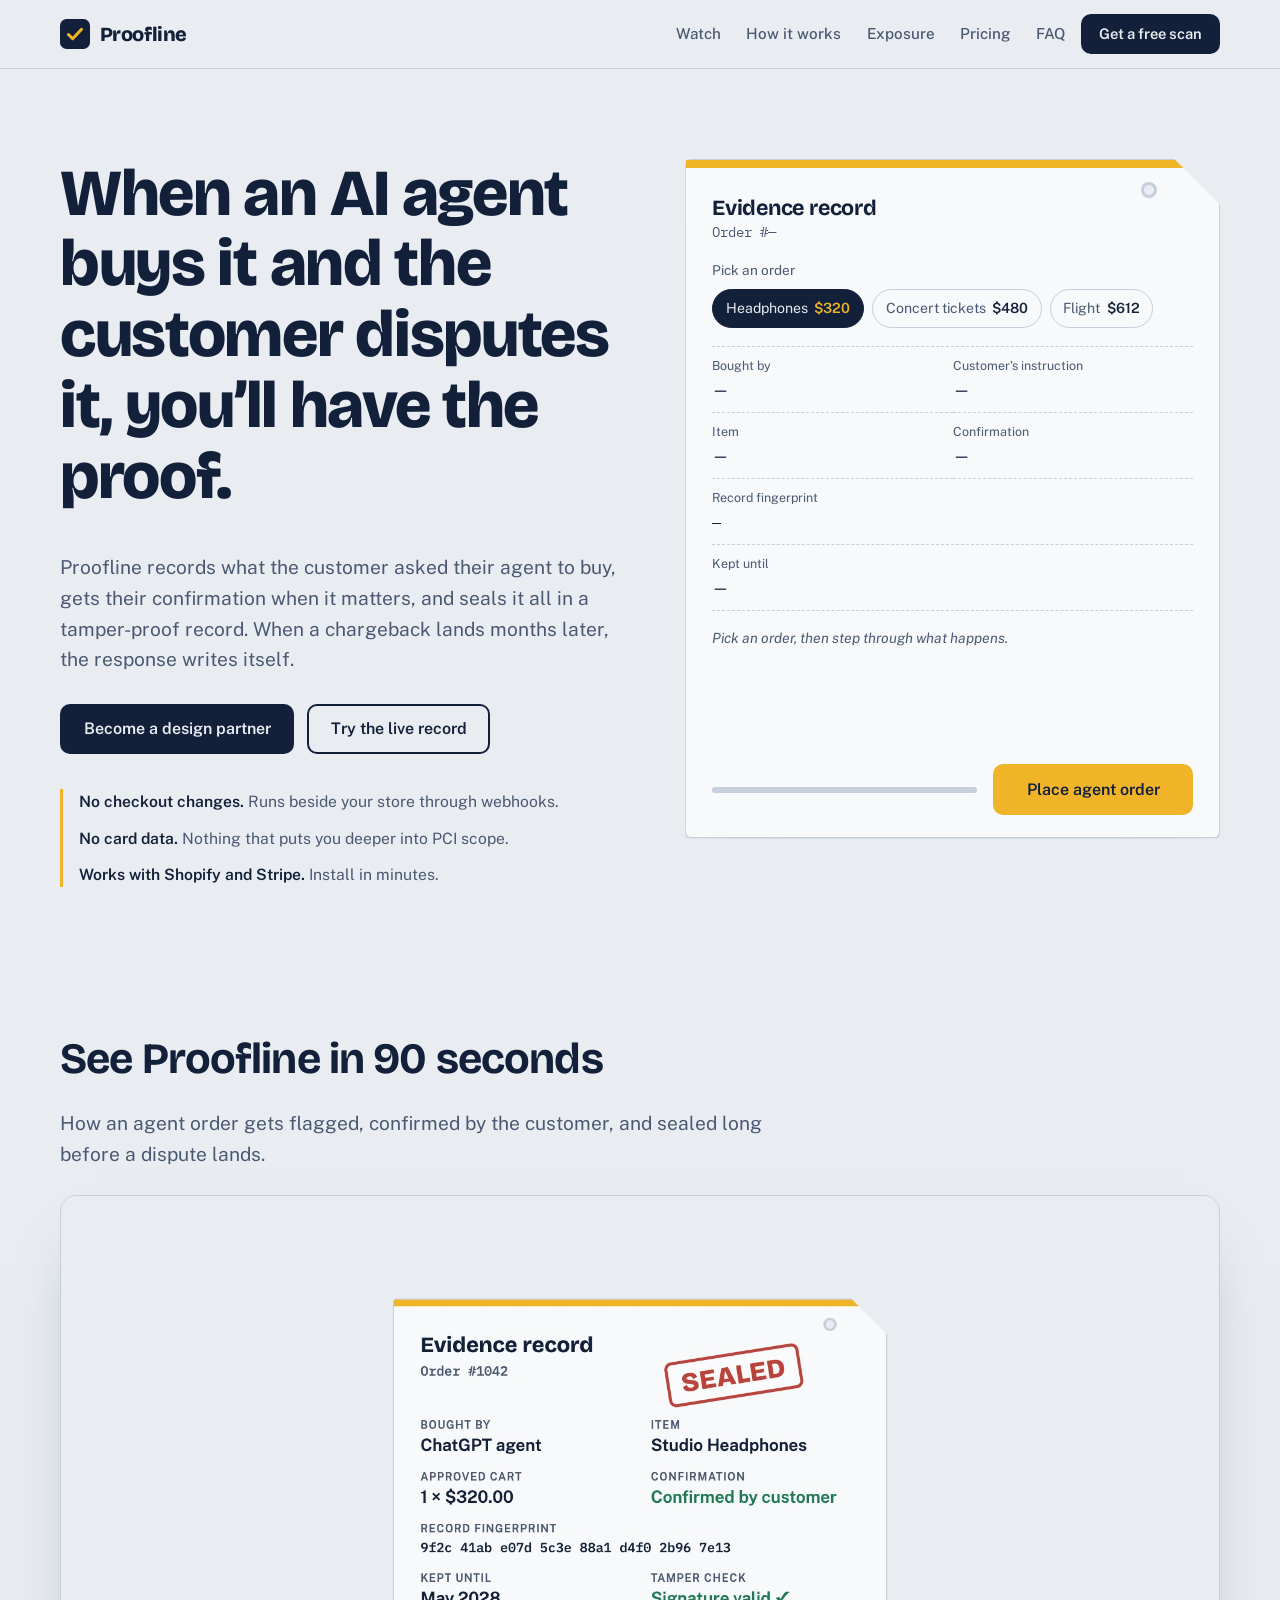
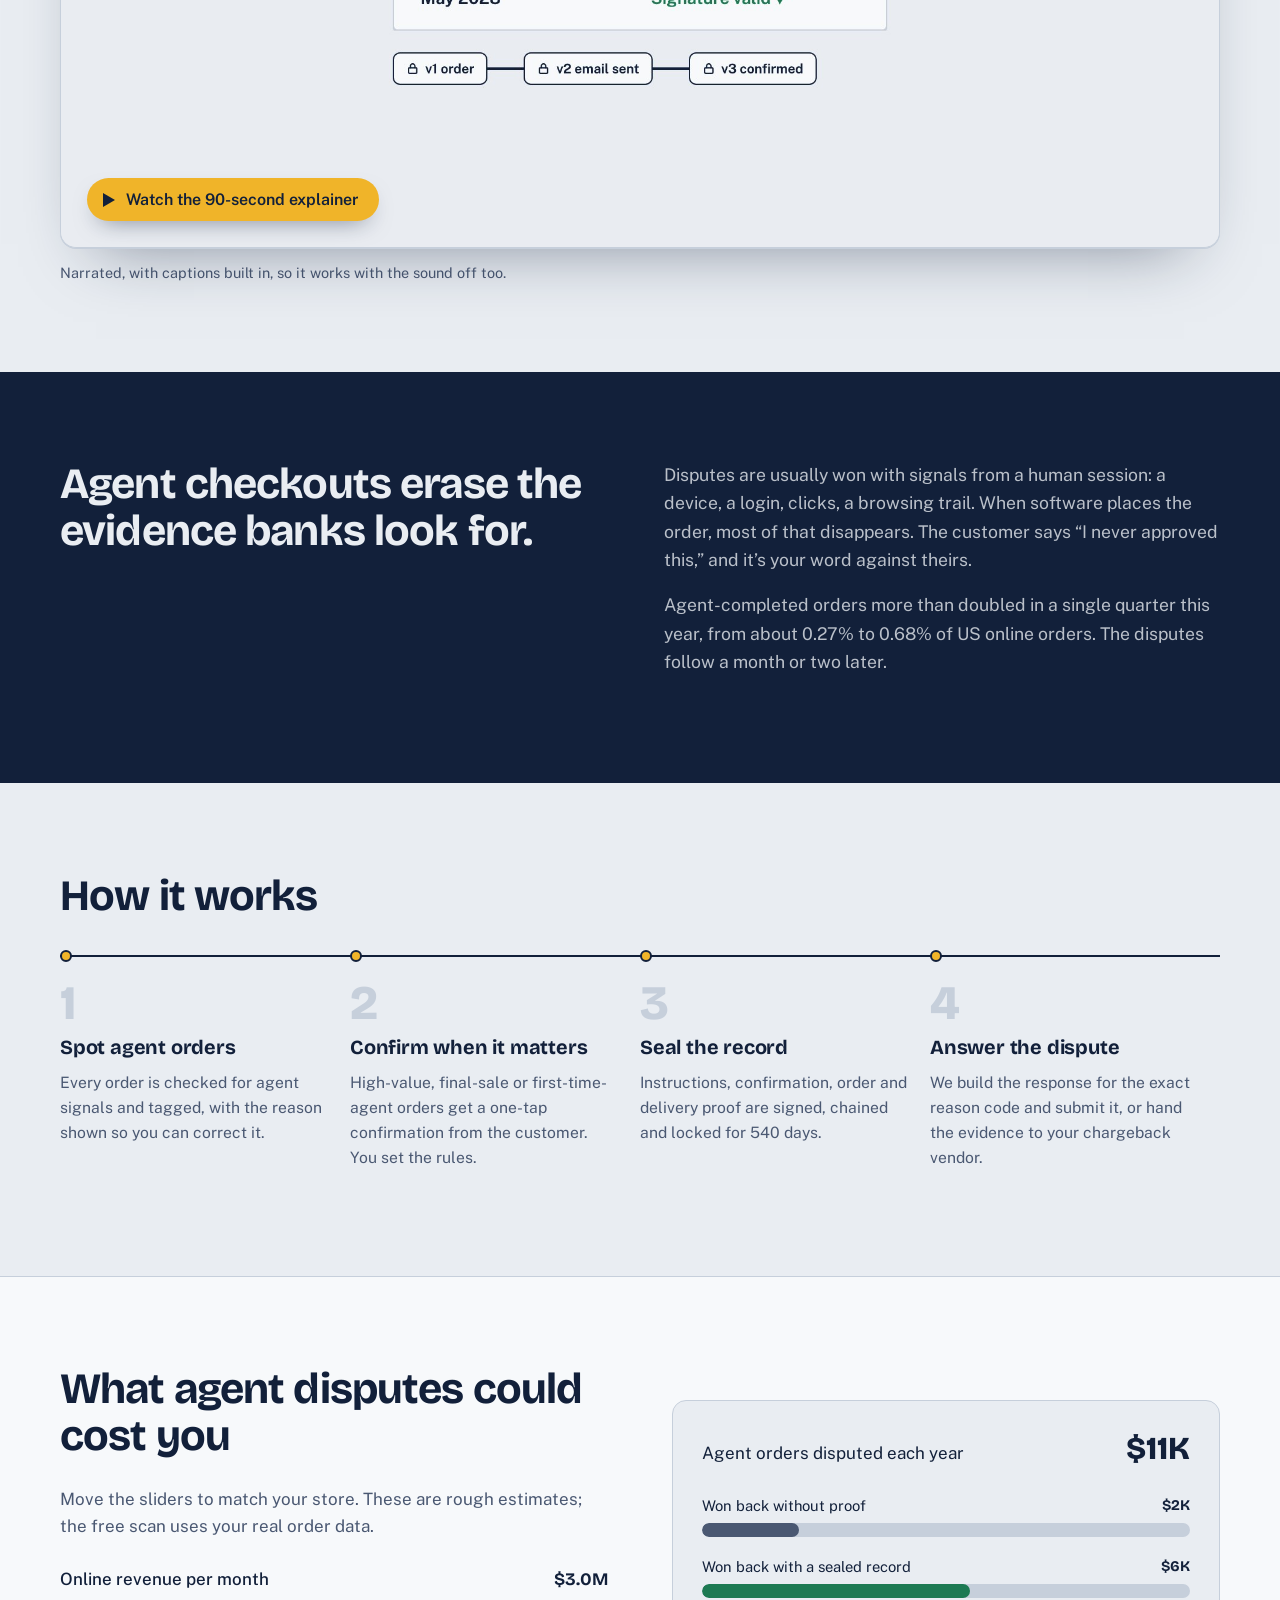
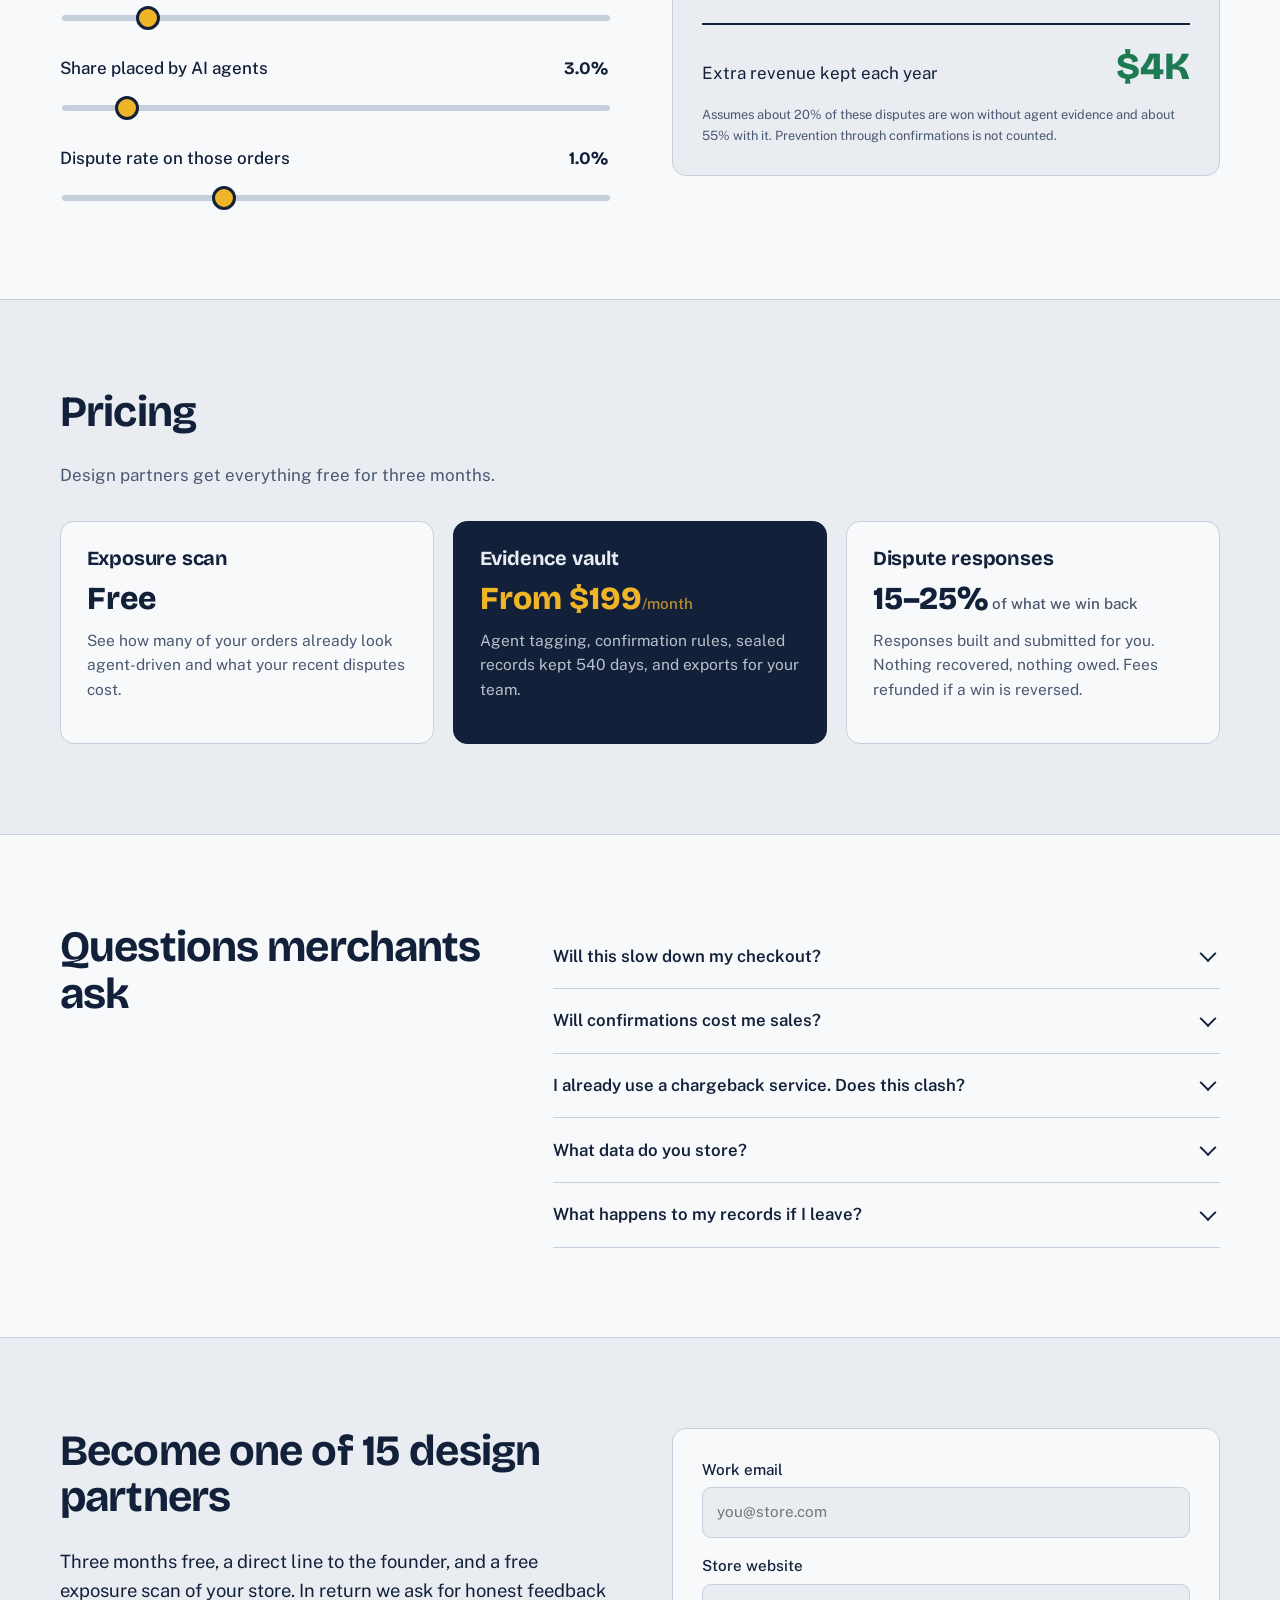
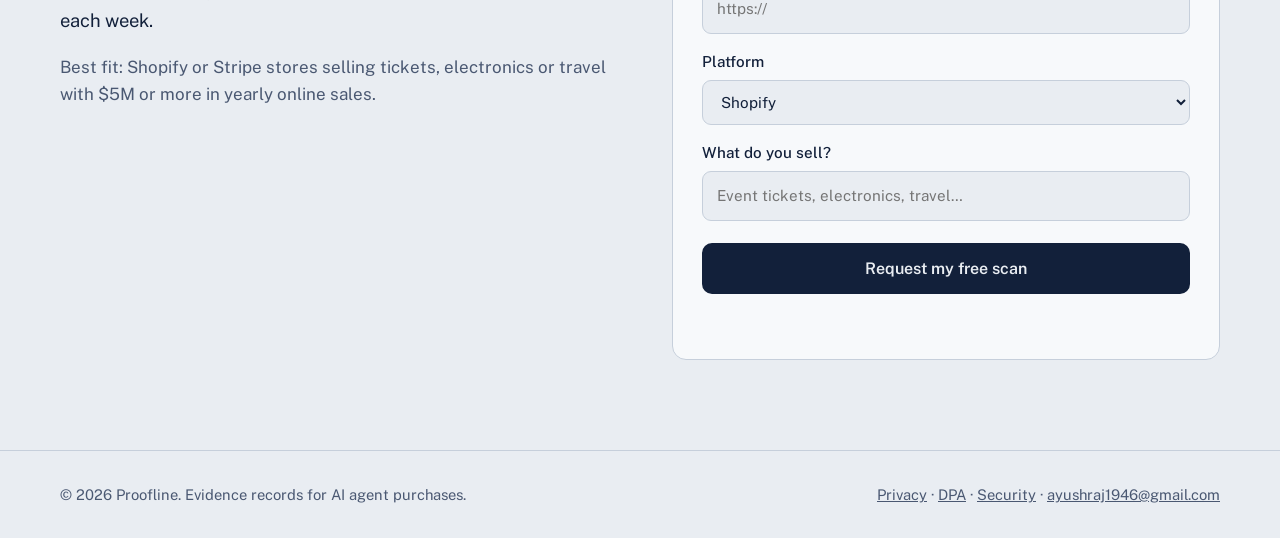
<file: index.html>
<!DOCTYPE html>
<html lang="en">
<head>
  <meta charset="utf-8">
  <meta name="viewport" content="width=device-width, initial-scale=1">
  <title>Proofline — proof for every AI agent purchase</title>
  <meta name="description" content="When an AI agent buys something and the customer disputes it, Proofline holds the proof. Sealed evidence records and dispute responses for Shopify and Stripe merchants.">
  <link rel="icon" href="data:image/svg+xml,<svg xmlns='http://www.w3.org/2000/svg' viewBox='0 0 32 32'><rect width='32' height='32' rx='7' fill='%2312203A'/><path d='M9 16.5l4.5 4.5L23 11' stroke='%23F0B429' stroke-width='3.2' fill='none' stroke-linecap='round' stroke-linejoin='round'/></svg>">
  <link rel="preconnect" href="https://fonts.googleapis.com">
  <link rel="preconnect" href="https://fonts.gstatic.com" crossorigin>
  <link href="https://fonts.googleapis.com/css2?family=Bricolage+Grotesque:opsz,wght@12..96,500;12..96,700;12..96,800&family=Public+Sans:wght@400;500;600&family=IBM+Plex+Mono:wght@400;500&display=swap" rel="stylesheet">
  <link rel="stylesheet" href="styles.css">
</head>
<body>
  <a class="skip" href="#main">Skip to content</a>

  <header class="site-header">
    <div class="wrap header-inner">
      <a class="brand" href="#top" aria-label="Proofline home">
        <svg viewBox="0 0 32 32" aria-hidden="true"><rect width="32" height="32" rx="7"/><path d="M9 16.5l4.5 4.5L23 11"/></svg>
        Proofline
      </a>
      <nav class="nav" aria-label="Main">
        <a href="#watch">Watch</a>
        <a href="#how">How it works</a>
        <a href="#exposure">Exposure</a>
        <a href="#pricing">Pricing</a>
        <a href="#faq">FAQ</a>
      </nav>
      <a class="btn btn-small" href="#partner">Get a free scan</a>
    </div>
  </header>

  <main id="main">
    <!-- HERO: live evidence record -->
    <section class="hero" id="top">
      <div class="wrap hero-grid">
        <div class="hero-copy">
          <h1>When an AI agent buys it and the customer disputes it, you’ll have the proof.</h1>
          <p class="lede">Proofline records what the customer asked their agent to buy, gets their confirmation when it matters, and seals it all in a tamper-proof record. When a chargeback lands months later, the response writes itself.</p>
          <div class="hero-actions">
            <a class="btn" href="#partner">Become a design partner</a>
            <a class="btn btn-ghost" href="#demo">Try the live record</a>
          </div>
          <ul class="facts">
            <li><strong>No checkout changes.</strong> Runs beside your store through webhooks.</li>
            <li><strong>No card data.</strong> Nothing that puts you deeper into PCI scope.</li>
            <li><strong>Works with Shopify and Stripe.</strong> Install in minutes.</li>
          </ul>
        </div>

        <div class="tag" id="demo" aria-live="polite">
          <div class="tag-hole" aria-hidden="true"></div>
          <div class="tag-head">
            <div>
              <p class="tag-kicker">Evidence record</p>
              <p class="tag-id" id="recId">Order #—</p>
            </div>
            <div class="stamp" id="stamp" aria-hidden="true">Sealed</div>
          </div>

          <fieldset class="scenarios">
            <legend>Pick an order</legend>
            <label><input type="radio" name="scn" value="headphones" checked><span>Headphones <b>$320</b></span></label>
            <label><input type="radio" name="scn" value="tickets"><span>Concert tickets <b>$480</b></span></label>
            <label><input type="radio" name="scn" value="flight"><span>Flight <b>$612</b></span></label>
          </fieldset>

          <dl class="fields">
            <div><dt>Bought by</dt><dd id="fAgent">—</dd></div>
            <div><dt>Customer’s instruction</dt><dd id="fIntent">—</dd></div>
            <div><dt>Item</dt><dd id="fItem">—</dd></div>
            <div><dt>Confirmation</dt><dd id="fConfirm">—</dd></div>
            <div class="wide"><dt>Record fingerprint</dt><dd id="fHash" class="mono">—</dd></div>
            <div class="wide"><dt>Kept until</dt><dd id="fKeep">—</dd></div>
          </dl>

          <ol class="log" id="log"></ol>

          <div class="tag-foot">
            <div class="progress" aria-hidden="true"><span id="bar"></span></div>
            <button class="btn" id="advance" type="button">Place agent order</button>
          </div>
        </div>
      </div>
    </section>

    <!-- WATCH: 90-second explainer (preview loop autoplays muted; click for the full video) -->
    <section class="watch" id="watch" aria-labelledby="watch-title">
      <div class="wrap">
        <div class="watch-head">
          <h2 id="watch-title">See Proofline in 90 seconds</h2>
          <p class="lede">How an agent order gets flagged, confirmed by the customer, and sealed long before a dispute lands.</p>
        </div>
        <div class="player" id="player">
          <video id="watchVideo" class="player-video" poster="media/proofline-poster.jpg" muted loop playsinline preload="none"
            aria-label="Preview: an agent order is flagged, confirmed by the customer and sealed">
            <source src="media/proofline-hero.mp4" type="video/mp4">
          </video>
          <button class="player-play" id="watchPlay" type="button">
            <span class="player-icon" aria-hidden="true"></span>
            Watch the 90-second explainer
          </button>
        </div>
        <p class="watch-note">Narrated, with captions built in, so it works with the sound off too.</p>
      </div>
    </section>

    <!-- PROBLEM -->
    <section class="problem">
      <div class="wrap problem-grid">
        <h2>Agent checkouts erase the evidence banks look for.</h2>
        <div class="problem-body">
          <p>Disputes are usually won with signals from a human session: a device, a login, clicks, a browsing trail. When software places the order, most of that disappears. The customer says “I never approved this,” and it’s your word against theirs.</p>
          <p>Agent-completed orders more than doubled in a single quarter this year, from about 0.27% to 0.68% of US online orders. The disputes follow a month or two later.</p>
        </div>
      </div>
    </section>

    <!-- HOW -->
    <section class="how" id="how">
      <div class="wrap">
        <h2>How it works</h2>
        <ol class="steps">
          <li>
            <span class="step-n">1</span>
            <h3>Spot agent orders</h3>
            <p>Every order is checked for agent signals and tagged, with the reason shown so you can correct it.</p>
          </li>
          <li>
            <span class="step-n">2</span>
            <h3>Confirm when it matters</h3>
            <p>High-value, final-sale or first-time-agent orders get a one-tap confirmation from the customer. You set the rules.</p>
          </li>
          <li>
            <span class="step-n">3</span>
            <h3>Seal the record</h3>
            <p>Instructions, confirmation, order and delivery proof are signed, chained and locked for 540 days.</p>
          </li>
          <li>
            <span class="step-n">4</span>
            <h3>Answer the dispute</h3>
            <p>We build the response for the exact reason code and submit it, or hand the evidence to your chargeback vendor.</p>
          </li>
        </ol>
      </div>
    </section>

    <!-- EXPOSURE CALCULATOR -->
    <section class="exposure" id="exposure">
      <div class="wrap exposure-grid">
        <div>
          <h2>What agent disputes could cost you</h2>
          <p class="muted">Move the sliders to match your store. These are rough estimates; the free scan uses your real order data.</p>

          <div class="slider">
            <label for="rev">Online revenue per month <output id="revOut"></output></label>
            <input type="range" id="rev" min="200000" max="20000000" step="100000" value="3000000">
          </div>
          <div class="slider">
            <label for="share">Share placed by AI agents <output id="shareOut"></output></label>
            <input type="range" id="share" min="0.5" max="25" step="0.5" value="3">
          </div>
          <div class="slider">
            <label for="rate">Dispute rate on those orders <output id="rateOut"></output></label>
            <input type="range" id="rate" min="0.2" max="3" step="0.1" value="1">
          </div>
        </div>

        <div class="readout" aria-live="polite">
          <div class="readout-row">
            <span>Agent orders disputed each year</span>
            <strong id="oDisputed">$0</strong>
          </div>
          <div class="bars">
            <div class="bar-row">
              <span>Won back without proof</span>
              <div class="track"><div class="fill fill-weak" id="bWithout"></div></div>
              <strong id="oWithout">$0</strong>
            </div>
            <div class="bar-row">
              <span>Won back with a sealed record</span>
              <div class="track"><div class="fill fill-strong" id="bWith"></div></div>
              <strong id="oWith">$0</strong>
            </div>
          </div>
          <div class="readout-total">
            <span>Extra revenue kept each year</span>
            <strong id="oGain">$0</strong>
          </div>
          <p class="fine">Assumes about 20% of these disputes are won without agent evidence and about 55% with it. Prevention through confirmations is not counted.</p>
        </div>
      </div>
    </section>

    <!-- PRICING -->
    <section class="pricing" id="pricing">
      <div class="wrap">
        <h2>Pricing</h2>
        <p class="muted">Design partners get everything free for three months.</p>
        <div class="plans">
          <article class="plan">
            <h3>Exposure scan</h3>
            <p class="price">Free</p>
            <p>See how many of your orders already look agent-driven and what your recent disputes cost.</p>
          </article>
          <article class="plan plan-main">
            <h3>Evidence vault</h3>
            <p class="price">From $199<span>/month</span></p>
            <p>Agent tagging, confirmation rules, sealed records kept 540 days, and exports for your team.</p>
          </article>
          <article class="plan">
            <h3>Dispute responses</h3>
            <p class="price">15–25%<span> of what we win back</span></p>
            <p>Responses built and submitted for you. Nothing recovered, nothing owed. Fees refunded if a win is reversed.</p>
          </article>
        </div>
      </div>
    </section>

    <!-- FAQ -->
    <section class="faq" id="faq">
      <div class="wrap faq-grid">
        <h2>Questions merchants ask</h2>
        <div class="faq-list">
          <details>
            <summary>Will this slow down my checkout?</summary>
            <p>No. Proofline listens to order and payment events after they happen. It never sits between your customer and your payment provider.</p>
          </details>
          <details>
            <summary>Will confirmations cost me sales?</summary>
            <p>Defaults are light: only high-value, final-sale and first-time-agent orders. You set the thresholds, and a weekly report shows confirmed versus dropped orders so you can tune them.</p>
          </details>
          <details>
            <summary>I already use a chargeback service. Does this clash?</summary>
            <p>It shouldn’t. You choose who files each dispute. Proofline can hand sealed evidence to your existing vendor instead of filing itself, so nothing gets answered twice.</p>
          </details>
          <details>
            <summary>What data do you store?</summary>
            <p>Order details, the customer’s instruction to their agent, confirmations and delivery proof. Never card numbers. Personal data is minimized and encrypted, and you can export or delete it.</p>
          </details>
          <details>
            <summary>What happens to my records if I leave?</summary>
            <p>You can export every record at any time, including after cancelling, for the rest of its retention period.</p>
          </details>
        </div>
      </div>
    </section>

    <!-- PARTNER FORM -->
    <section class="partner" id="partner">
      <div class="wrap partner-grid">
        <div>
          <h2>Become one of 15 design partners</h2>
          <p>Three months free, a direct line to the founder, and a free exposure scan of your store. In return we ask for honest feedback each week.</p>
          <p class="muted">Best fit: Shopify or Stripe stores selling tickets, electronics or travel with $5M or more in yearly online sales.</p>
        </div>
        <!-- Replace YOUR_FORM_ID with your Formspree form id: https://formspree.io -->
        <form class="form" id="partnerForm" action="https://formspree.io/f/YOUR_FORM_ID" method="POST" novalidate>
          <label>Work email<input type="email" name="email" required autocomplete="email" placeholder="you@store.com"></label>
          <label>Store website<input type="url" name="store" required placeholder="https://"></label>
          <label>Platform
            <select name="platform">
              <option>Shopify</option>
              <option>Stripe</option>
              <option>Both</option>
              <option>Something else</option>
            </select>
          </label>
          <label>What do you sell?<input type="text" name="category" placeholder="Event tickets, electronics, travel…"></label>
          <button class="btn" type="submit">Request my free scan</button>
          <p class="form-msg" id="formMsg" role="status"></p>
        </form>
      </div>
    </section>
  </main>

  <footer class="site-footer">
    <div class="wrap footer-inner">
      <p>© <span id="year"></span> Proofline. Evidence records for AI agent purchases.</p>
      <p><a href="privacy.html">Privacy</a> · <a href="dpa.html">DPA</a> · <a href="security.html">Security</a> · <a href="mailto:ayushraj1946@gmail.com">ayushraj1946@gmail.com</a></p>
    </div>
  </footer>

  <script src="script.js"></script>
</body>
</html>
</file>
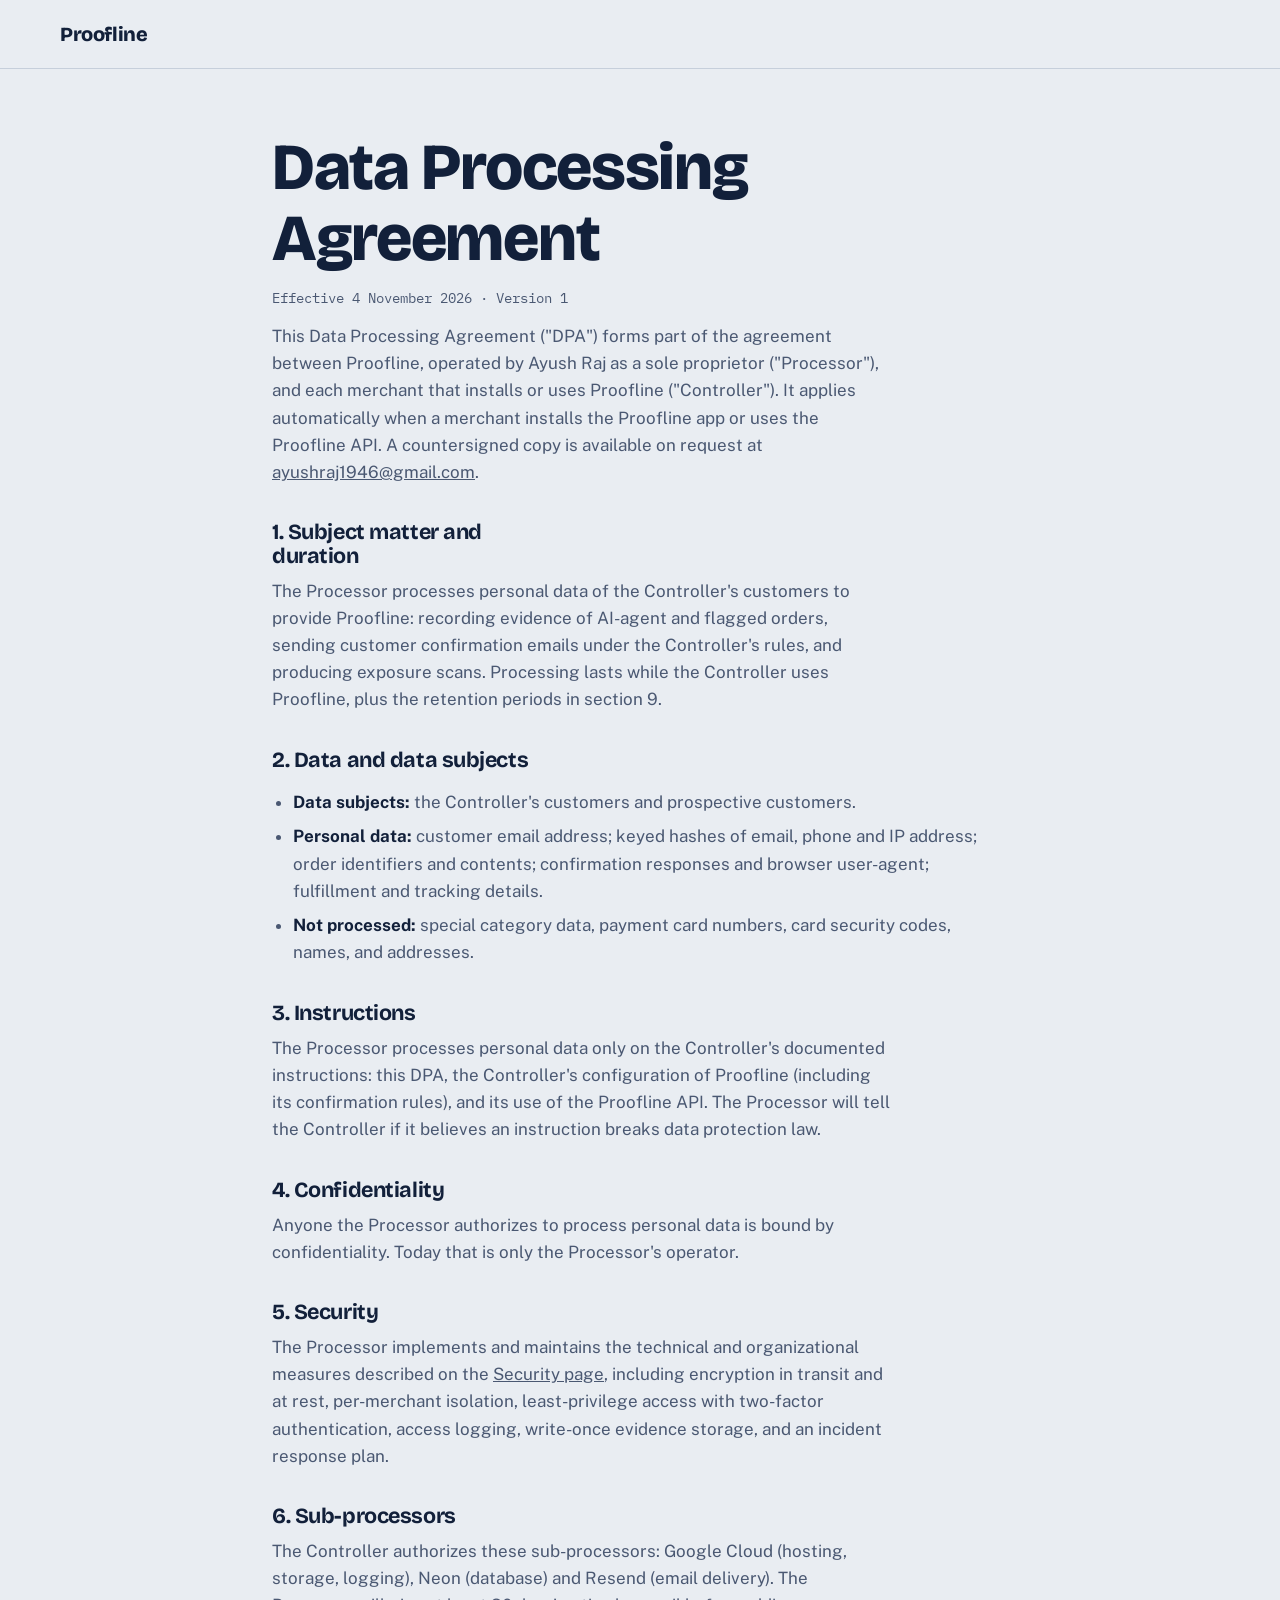
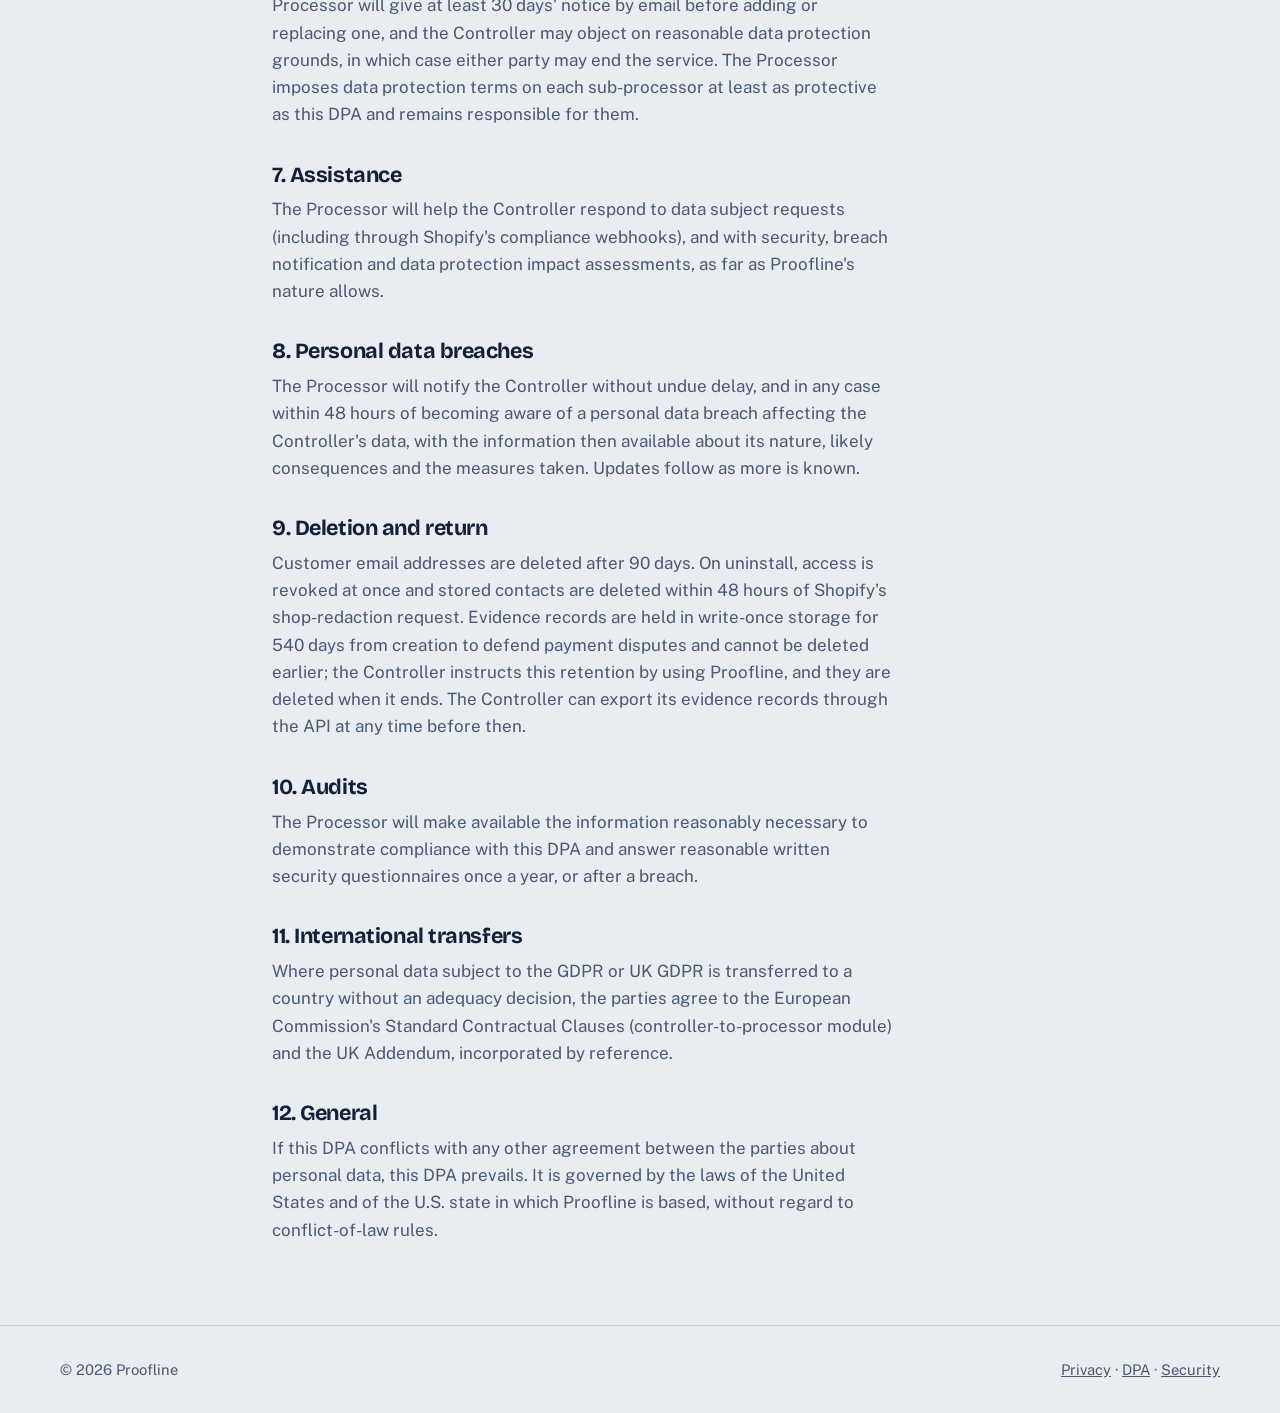
<file: dpa.html>
<!doctype html>
<html lang="en">
<head>
  <meta charset="utf-8">
  <meta name="viewport" content="width=device-width, initial-scale=1">
  <title>Data Processing Agreement — Proofline</title>
  <meta name="description" content="The data processing agreement between Proofline and every merchant that uses it.">
  <link rel="preconnect" href="https://fonts.googleapis.com">
  <link rel="preconnect" href="https://fonts.gstatic.com" crossorigin>
  <link href="https://fonts.googleapis.com/css2?family=Bricolage+Grotesque:opsz,wght@12..96,500;12..96,700;12..96,800&family=Public+Sans:wght@400;500;600&family=IBM+Plex+Mono:wght@400;500&display=swap" rel="stylesheet">
  <link rel="stylesheet" href="styles.css">
</head>
<body>
  <header class="site-header">
    <div class="wrap header-inner">
      <a class="brand" href="./" aria-label="Proofline home">Proofline</a>
    </div>
  </header>

  <main class="wrap legal">
    <h1>Data Processing Agreement</h1>
    <p class="legal-meta">Effective 4 November 2026 · Version 1</p>

    <p>This Data Processing Agreement ("DPA") forms part of the agreement between Proofline, operated by Ayush Raj as a sole proprietor ("Processor"), and each merchant that installs or uses Proofline ("Controller"). It applies automatically when a merchant installs the Proofline app or uses the Proofline API. A countersigned copy is available on request at <a href="mailto:ayushraj1946@gmail.com">ayushraj1946@gmail.com</a>.</p>

    <h2>1. Subject matter and duration</h2>
    <p>The Processor processes personal data of the Controller's customers to provide Proofline: recording evidence of AI-agent and flagged orders, sending customer confirmation emails under the Controller's rules, and producing exposure scans. Processing lasts while the Controller uses Proofline, plus the retention periods in section 9.</p>

    <h2>2. Data and data subjects</h2>
    <ul>
      <li><strong>Data subjects:</strong> the Controller's customers and prospective customers.</li>
      <li><strong>Personal data:</strong> customer email address; keyed hashes of email, phone and IP address; order identifiers and contents; confirmation responses and browser user-agent; fulfillment and tracking details.</li>
      <li><strong>Not processed:</strong> special category data, payment card numbers, card security codes, names, and addresses.</li>
    </ul>

    <h2>3. Instructions</h2>
    <p>The Processor processes personal data only on the Controller's documented instructions: this DPA, the Controller's configuration of Proofline (including its confirmation rules), and its use of the Proofline API. The Processor will tell the Controller if it believes an instruction breaks data protection law.</p>

    <h2>4. Confidentiality</h2>
    <p>Anyone the Processor authorizes to process personal data is bound by confidentiality. Today that is only the Processor's operator.</p>

    <h2>5. Security</h2>
    <p>The Processor implements and maintains the technical and organizational measures described on the <a href="security.html">Security page</a>, including encryption in transit and at rest, per-merchant isolation, least-privilege access with two-factor authentication, access logging, write-once evidence storage, and an incident response plan.</p>

    <h2>6. Sub-processors</h2>
    <p>The Controller authorizes these sub-processors: Google Cloud (hosting, storage, logging), Neon (database) and Resend (email delivery). The Processor will give at least 30 days' notice by email before adding or replacing one, and the Controller may object on reasonable data protection grounds, in which case either party may end the service. The Processor imposes data protection terms on each sub-processor at least as protective as this DPA and remains responsible for them.</p>

    <h2>7. Assistance</h2>
    <p>The Processor will help the Controller respond to data subject requests (including through Shopify's compliance webhooks), and with security, breach notification and data protection impact assessments, as far as Proofline's nature allows.</p>

    <h2>8. Personal data breaches</h2>
    <p>The Processor will notify the Controller without undue delay, and in any case within 48 hours of becoming aware of a personal data breach affecting the Controller's data, with the information then available about its nature, likely consequences and the measures taken. Updates follow as more is known.</p>

    <h2>9. Deletion and return</h2>
    <p>Customer email addresses are deleted after 90 days. On uninstall, access is revoked at once and stored contacts are deleted within 48 hours of Shopify's shop-redaction request. Evidence records are held in write-once storage for 540 days from creation to defend payment disputes and cannot be deleted earlier; the Controller instructs this retention by using Proofline, and they are deleted when it ends. The Controller can export its evidence records through the API at any time before then.</p>

    <h2>10. Audits</h2>
    <p>The Processor will make available the information reasonably necessary to demonstrate compliance with this DPA and answer reasonable written security questionnaires once a year, or after a breach.</p>

    <h2>11. International transfers</h2>
    <p>Where personal data subject to the GDPR or UK GDPR is transferred to a country without an adequacy decision, the parties agree to the European Commission's Standard Contractual Clauses (controller-to-processor module) and the UK Addendum, incorporated by reference.</p>

    <h2>12. General</h2>
    <p>If this DPA conflicts with any other agreement between the parties about personal data, this DPA prevails. It is governed by the laws of the United States and of the U.S. state in which Proofline is based, without regard to conflict-of-law rules.</p>
  </main>

  <footer class="site-footer">
    <div class="wrap footer-inner">
      <p>© 2026 Proofline</p>
      <p><a href="privacy.html">Privacy</a> · <a href="dpa.html">DPA</a> · <a href="security.html">Security</a></p>
    </div>
  </footer>
</body>
</html>
</file>
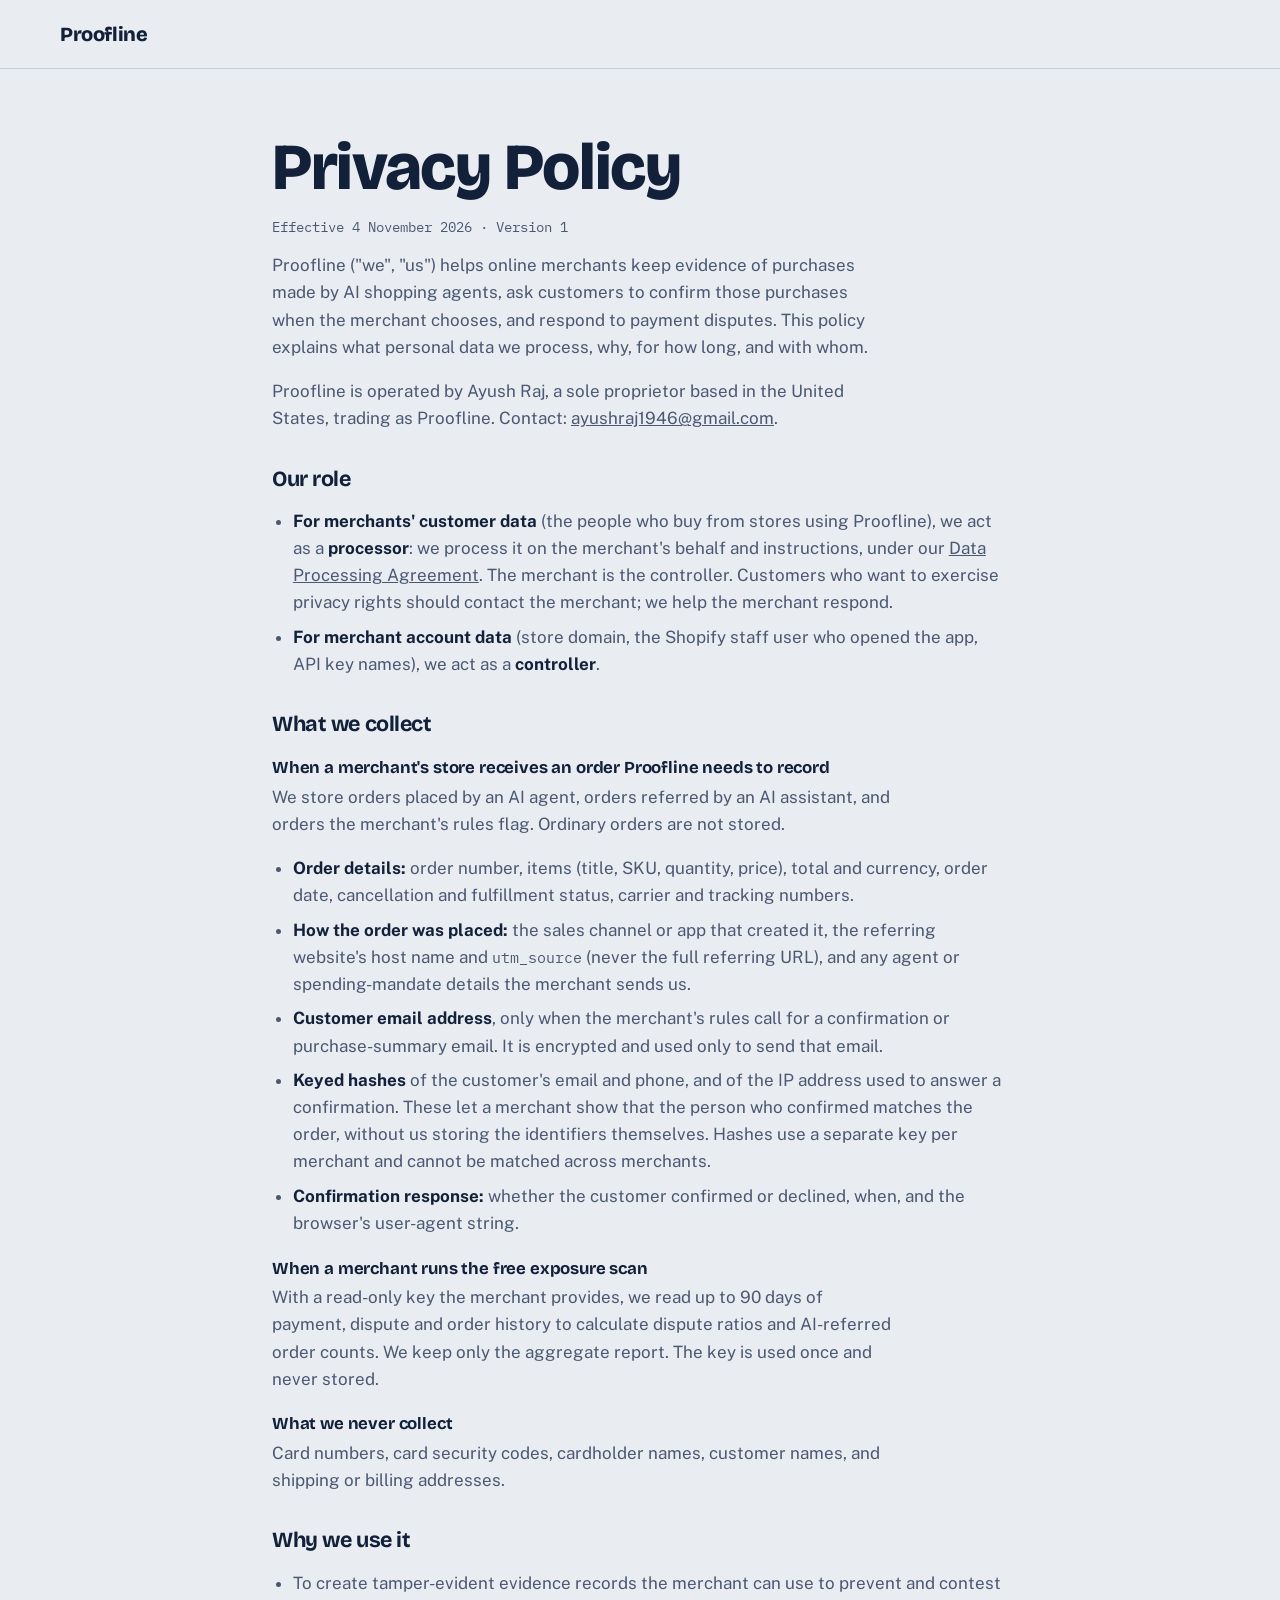
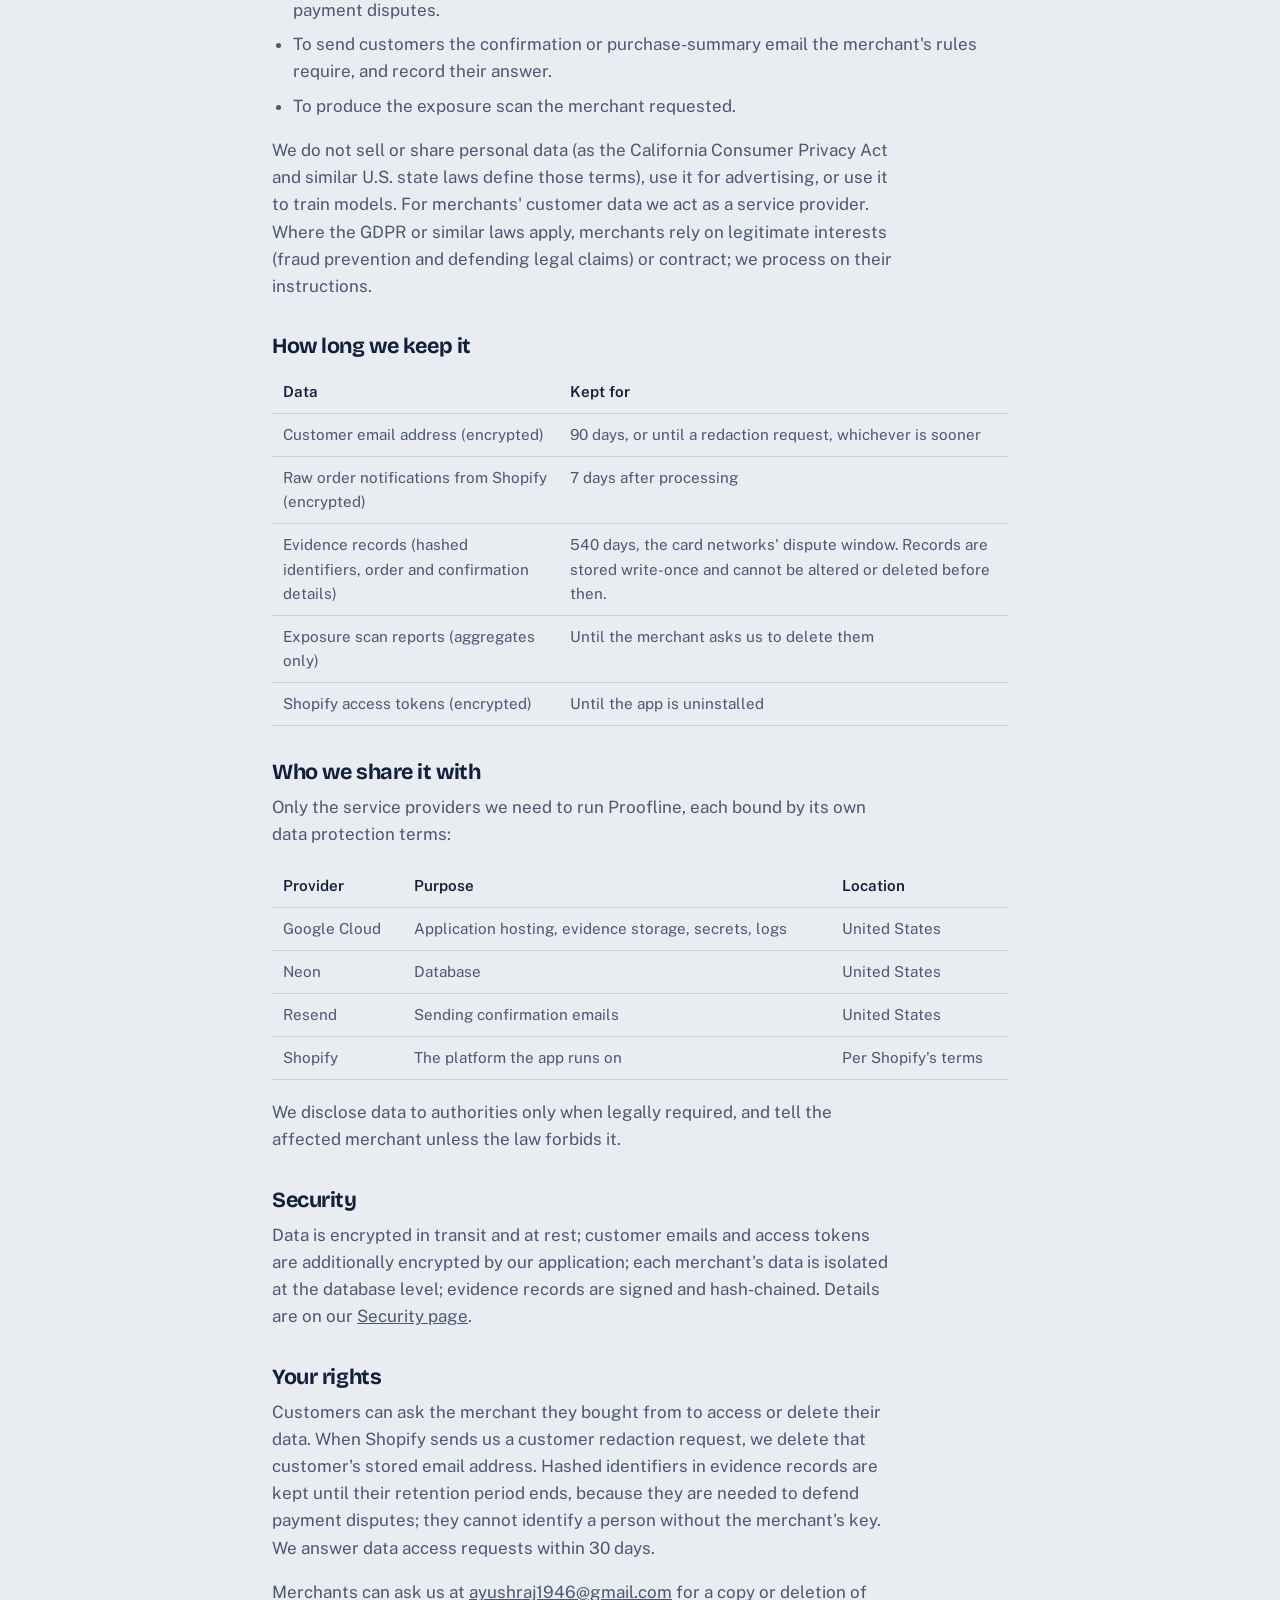
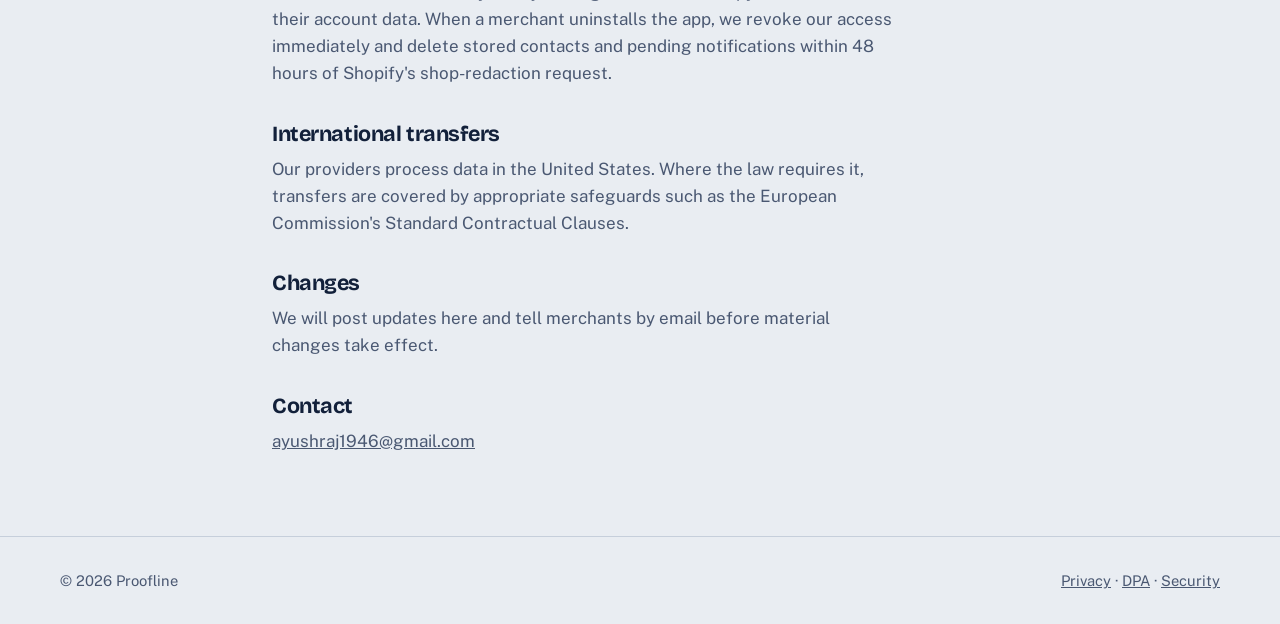
<file: privacy.html>
<!doctype html>
<html lang="en">
<head>
  <meta charset="utf-8">
  <meta name="viewport" content="width=device-width, initial-scale=1">
  <title>Privacy Policy — Proofline</title>
  <meta name="description" content="What personal data Proofline processes, why, for how long, and who it is shared with.">
  <link rel="preconnect" href="https://fonts.googleapis.com">
  <link rel="preconnect" href="https://fonts.gstatic.com" crossorigin>
  <link href="https://fonts.googleapis.com/css2?family=Bricolage+Grotesque:opsz,wght@12..96,500;12..96,700;12..96,800&family=Public+Sans:wght@400;500;600&family=IBM+Plex+Mono:wght@400;500&display=swap" rel="stylesheet">
  <link rel="stylesheet" href="styles.css">
</head>
<body>
  <header class="site-header">
    <div class="wrap header-inner">
      <a class="brand" href="./" aria-label="Proofline home">Proofline</a>
    </div>
  </header>

  <main class="wrap legal">
    <h1>Privacy Policy</h1>
    <p class="legal-meta">Effective 4 November 2026 · Version 1</p>

    <p>Proofline ("we", "us") helps online merchants keep evidence of purchases made by AI shopping agents, ask customers to confirm those purchases when the merchant chooses, and respond to payment disputes. This policy explains what personal data we process, why, for how long, and with whom.</p>
    <p>Proofline is operated by Ayush Raj, a sole proprietor based in the United States, trading as Proofline. Contact: <a href="mailto:ayushraj1946@gmail.com">ayushraj1946@gmail.com</a>.</p>

    <h2>Our role</h2>
    <ul>
      <li><strong>For merchants' customer data</strong> (the people who buy from stores using Proofline), we act as a <strong>processor</strong>: we process it on the merchant's behalf and instructions, under our <a href="dpa.html">Data Processing Agreement</a>. The merchant is the controller. Customers who want to exercise privacy rights should contact the merchant; we help the merchant respond.</li>
      <li><strong>For merchant account data</strong> (store domain, the Shopify staff user who opened the app, API key names), we act as a <strong>controller</strong>.</li>
    </ul>

    <h2>What we collect</h2>
    <h3>When a merchant's store receives an order Proofline needs to record</h3>
    <p>We store orders placed by an AI agent, orders referred by an AI assistant, and orders the merchant's rules flag. Ordinary orders are not stored.</p>
    <ul>
      <li><strong>Order details:</strong> order number, items (title, SKU, quantity, price), total and currency, order date, cancellation and fulfillment status, carrier and tracking numbers.</li>
      <li><strong>How the order was placed:</strong> the sales channel or app that created it, the referring website's host name and <code>utm_source</code> (never the full referring URL), and any agent or spending-mandate details the merchant sends us.</li>
      <li><strong>Customer email address</strong>, only when the merchant's rules call for a confirmation or purchase-summary email. It is encrypted and used only to send that email.</li>
      <li><strong>Keyed hashes</strong> of the customer's email and phone, and of the IP address used to answer a confirmation. These let a merchant show that the person who confirmed matches the order, without us storing the identifiers themselves. Hashes use a separate key per merchant and cannot be matched across merchants.</li>
      <li><strong>Confirmation response:</strong> whether the customer confirmed or declined, when, and the browser's user-agent string.</li>
    </ul>
    <h3>When a merchant runs the free exposure scan</h3>
    <p>With a read-only key the merchant provides, we read up to 90 days of payment, dispute and order history to calculate dispute ratios and AI-referred order counts. We keep only the aggregate report. The key is used once and never stored.</p>
    <h3>What we never collect</h3>
    <p>Card numbers, card security codes, cardholder names, customer names, and shipping or billing addresses.</p>

    <h2>Why we use it</h2>
    <ul>
      <li>To create tamper-evident evidence records the merchant can use to prevent and contest payment disputes.</li>
      <li>To send customers the confirmation or purchase-summary email the merchant's rules require, and record their answer.</li>
      <li>To produce the exposure scan the merchant requested.</li>
    </ul>
    <p>We do not sell or share personal data (as the California Consumer Privacy Act and similar U.S. state laws define those terms), use it for advertising, or use it to train models. For merchants' customer data we act as a service provider. Where the GDPR or similar laws apply, merchants rely on legitimate interests (fraud prevention and defending legal claims) or contract; we process on their instructions.</p>

    <h2>How long we keep it</h2>
    <table class="legal-table">
      <tr><th>Data</th><th>Kept for</th></tr>
      <tr><td>Customer email address (encrypted)</td><td>90 days, or until a redaction request, whichever is sooner</td></tr>
      <tr><td>Raw order notifications from Shopify (encrypted)</td><td>7 days after processing</td></tr>
      <tr><td>Evidence records (hashed identifiers, order and confirmation details)</td><td>540 days, the card networks' dispute window. Records are stored write-once and cannot be altered or deleted before then.</td></tr>
      <tr><td>Exposure scan reports (aggregates only)</td><td>Until the merchant asks us to delete them</td></tr>
      <tr><td>Shopify access tokens (encrypted)</td><td>Until the app is uninstalled</td></tr>
    </table>

    <h2>Who we share it with</h2>
    <p>Only the service providers we need to run Proofline, each bound by its own data protection terms:</p>
    <table class="legal-table">
      <tr><th>Provider</th><th>Purpose</th><th>Location</th></tr>
      <tr><td>Google Cloud</td><td>Application hosting, evidence storage, secrets, logs</td><td>United States</td></tr>
      <tr><td>Neon</td><td>Database</td><td>United States</td></tr>
      <tr><td>Resend</td><td>Sending confirmation emails</td><td>United States</td></tr>
      <tr><td>Shopify</td><td>The platform the app runs on</td><td>Per Shopify's terms</td></tr>
    </table>
    <p>We disclose data to authorities only when legally required, and tell the affected merchant unless the law forbids it.</p>

    <h2>Security</h2>
    <p>Data is encrypted in transit and at rest; customer emails and access tokens are additionally encrypted by our application; each merchant's data is isolated at the database level; evidence records are signed and hash-chained. Details are on our <a href="security.html">Security page</a>.</p>

    <h2>Your rights</h2>
    <p>Customers can ask the merchant they bought from to access or delete their data. When Shopify sends us a customer redaction request, we delete that customer's stored email address. Hashed identifiers in evidence records are kept until their retention period ends, because they are needed to defend payment disputes; they cannot identify a person without the merchant's key. We answer data access requests within 30 days.</p>
    <p>Merchants can ask us at <a href="mailto:ayushraj1946@gmail.com">ayushraj1946@gmail.com</a> for a copy or deletion of their account data. When a merchant uninstalls the app, we revoke our access immediately and delete stored contacts and pending notifications within 48 hours of Shopify's shop-redaction request.</p>

    <h2>International transfers</h2>
    <p>Our providers process data in the United States. Where the law requires it, transfers are covered by appropriate safeguards such as the European Commission's Standard Contractual Clauses.</p>

    <h2>Changes</h2>
    <p>We will post updates here and tell merchants by email before material changes take effect.</p>

    <h2>Contact</h2>
    <p><a href="mailto:ayushraj1946@gmail.com">ayushraj1946@gmail.com</a></p>
  </main>

  <footer class="site-footer">
    <div class="wrap footer-inner">
      <p>© 2026 Proofline</p>
      <p><a href="privacy.html">Privacy</a> · <a href="dpa.html">DPA</a> · <a href="security.html">Security</a></p>
    </div>
  </footer>
</body>
</html>
</file>
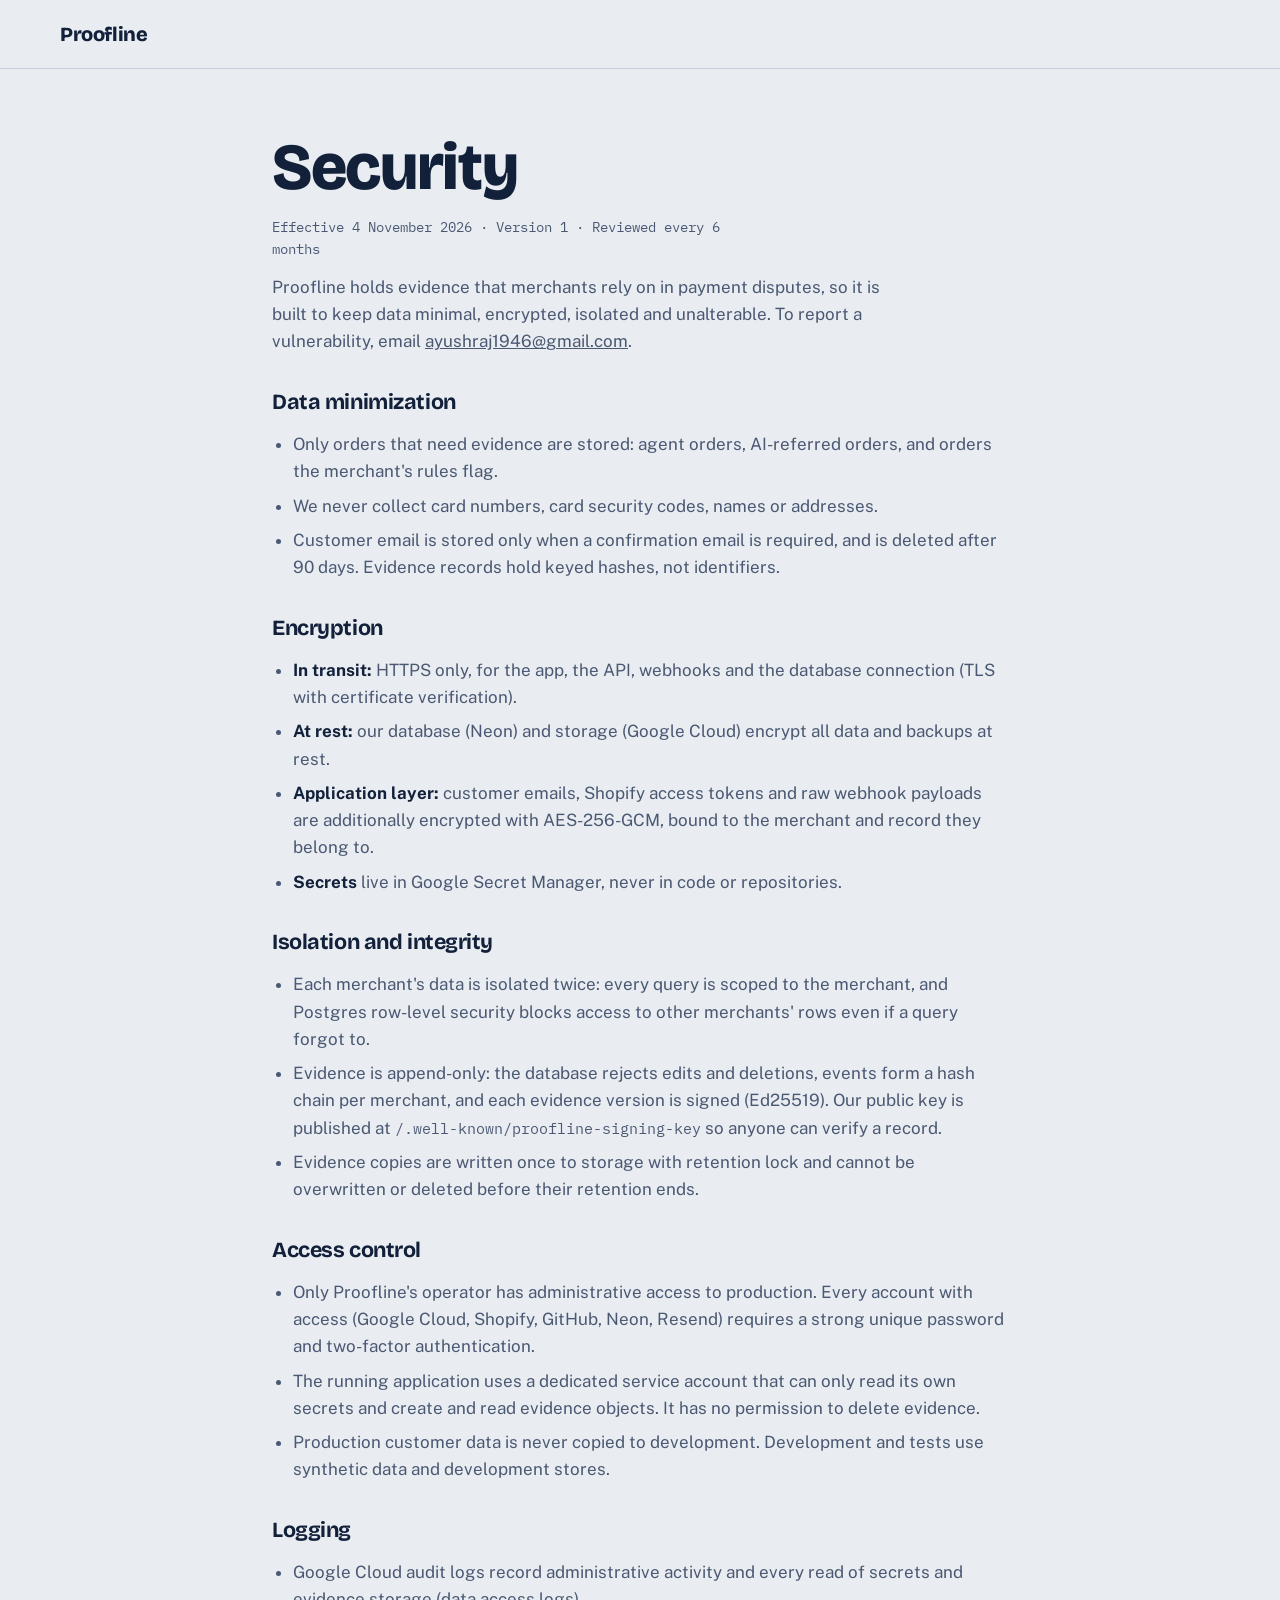
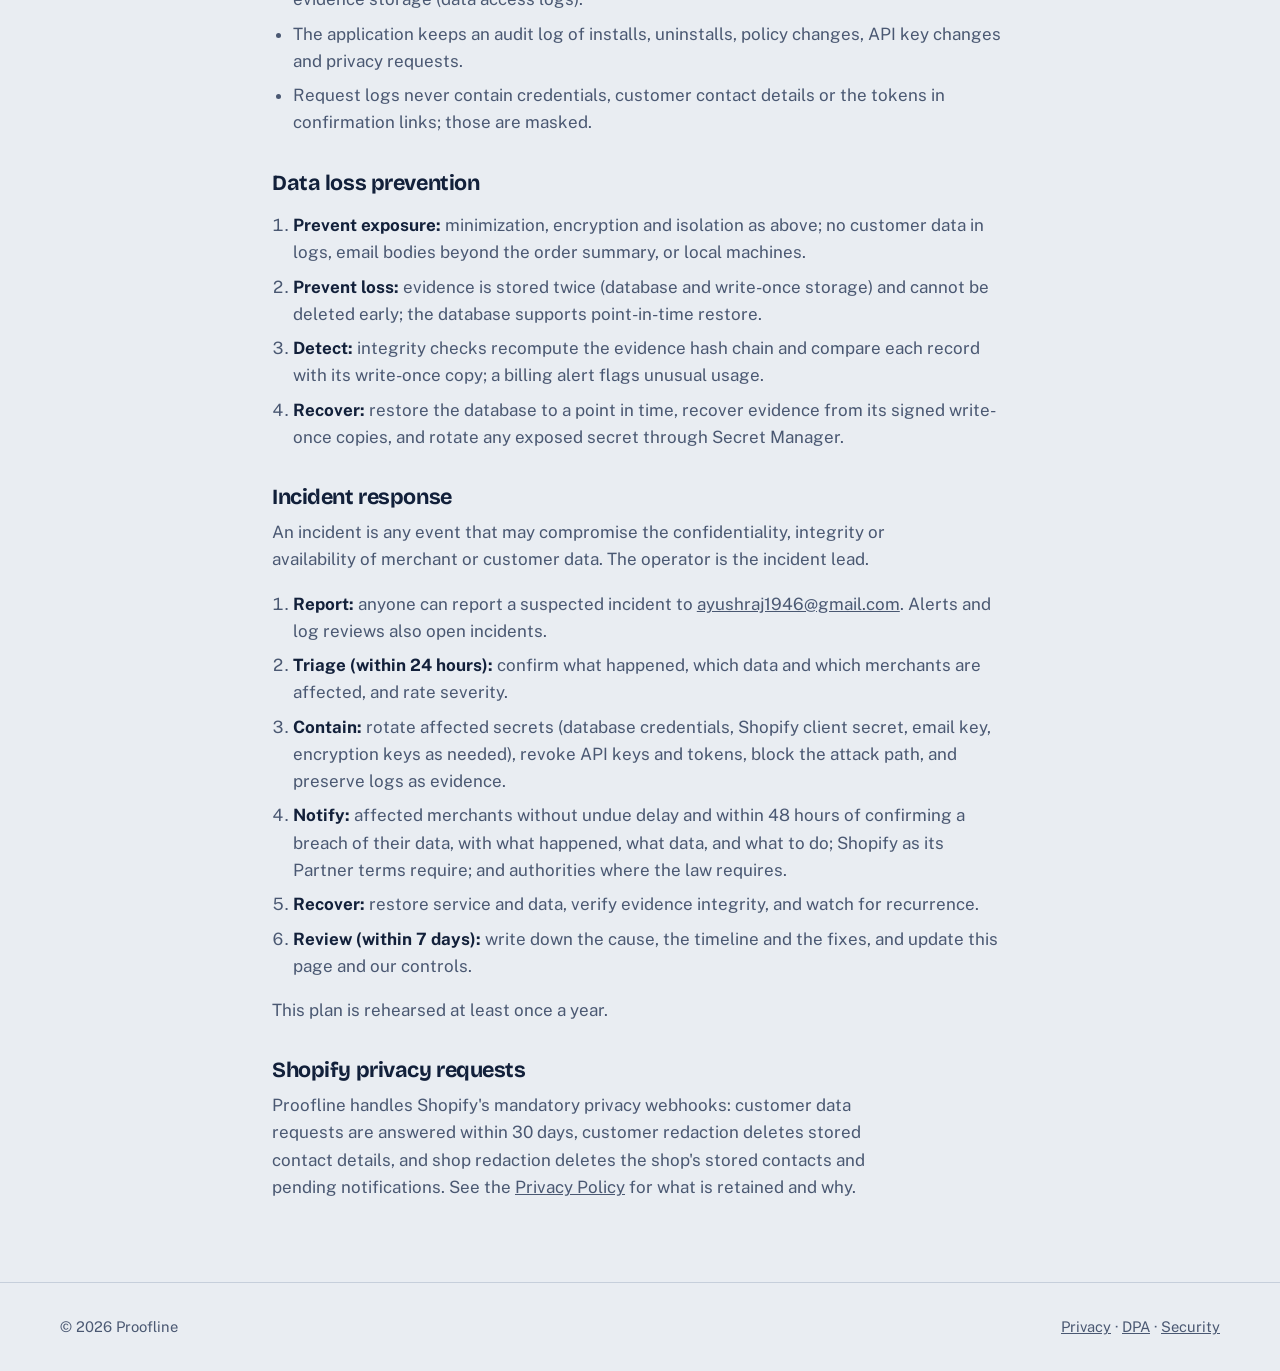
<file: security.html>
<!doctype html>
<html lang="en">
<head>
  <meta charset="utf-8">
  <meta name="viewport" content="width=device-width, initial-scale=1">
  <title>Security — Proofline</title>
  <meta name="description" content="How Proofline protects merchant and customer data: encryption, access control, logging, data loss prevention and incident response.">
  <link rel="preconnect" href="https://fonts.googleapis.com">
  <link rel="preconnect" href="https://fonts.gstatic.com" crossorigin>
  <link href="https://fonts.googleapis.com/css2?family=Bricolage+Grotesque:opsz,wght@12..96,500;12..96,700;12..96,800&family=Public+Sans:wght@400;500;600&family=IBM+Plex+Mono:wght@400;500&display=swap" rel="stylesheet">
  <link rel="stylesheet" href="styles.css">
</head>
<body>
  <header class="site-header">
    <div class="wrap header-inner">
      <a class="brand" href="./" aria-label="Proofline home">Proofline</a>
    </div>
  </header>

  <main class="wrap legal">
    <h1>Security</h1>
    <p class="legal-meta">Effective 4 November 2026 · Version 1 · Reviewed every 6 months</p>
    <p>Proofline holds evidence that merchants rely on in payment disputes, so it is built to keep data minimal, encrypted, isolated and unalterable. To report a vulnerability, email <a href="mailto:ayushraj1946@gmail.com">ayushraj1946@gmail.com</a>.</p>

    <h2>Data minimization</h2>
    <ul>
      <li>Only orders that need evidence are stored: agent orders, AI-referred orders, and orders the merchant's rules flag.</li>
      <li>We never collect card numbers, card security codes, names or addresses.</li>
      <li>Customer email is stored only when a confirmation email is required, and is deleted after 90 days. Evidence records hold keyed hashes, not identifiers.</li>
    </ul>

    <h2>Encryption</h2>
    <ul>
      <li><strong>In transit:</strong> HTTPS only, for the app, the API, webhooks and the database connection (TLS with certificate verification).</li>
      <li><strong>At rest:</strong> our database (Neon) and storage (Google Cloud) encrypt all data and backups at rest.</li>
      <li><strong>Application layer:</strong> customer emails, Shopify access tokens and raw webhook payloads are additionally encrypted with AES-256-GCM, bound to the merchant and record they belong to.</li>
      <li><strong>Secrets</strong> live in Google Secret Manager, never in code or repositories.</li>
    </ul>

    <h2>Isolation and integrity</h2>
    <ul>
      <li>Each merchant's data is isolated twice: every query is scoped to the merchant, and Postgres row-level security blocks access to other merchants' rows even if a query forgot to.</li>
      <li>Evidence is append-only: the database rejects edits and deletions, events form a hash chain per merchant, and each evidence version is signed (Ed25519). Our public key is published at <code>/.well-known/proofline-signing-key</code> so anyone can verify a record.</li>
      <li>Evidence copies are written once to storage with retention lock and cannot be overwritten or deleted before their retention ends.</li>
    </ul>

    <h2>Access control</h2>
    <ul>
      <li>Only Proofline's operator has administrative access to production. Every account with access (Google Cloud, Shopify, GitHub, Neon, Resend) requires a strong unique password and two-factor authentication.</li>
      <li>The running application uses a dedicated service account that can only read its own secrets and create and read evidence objects. It has no permission to delete evidence.</li>
      <li>Production customer data is never copied to development. Development and tests use synthetic data and development stores.</li>
    </ul>

    <h2>Logging</h2>
    <ul>
      <li>Google Cloud audit logs record administrative activity and every read of secrets and evidence storage (data access logs).</li>
      <li>The application keeps an audit log of installs, uninstalls, policy changes, API key changes and privacy requests.</li>
      <li>Request logs never contain credentials, customer contact details or the tokens in confirmation links; those are masked.</li>
    </ul>

    <h2>Data loss prevention</h2>
    <ol>
      <li><strong>Prevent exposure:</strong> minimization, encryption and isolation as above; no customer data in logs, email bodies beyond the order summary, or local machines.</li>
      <li><strong>Prevent loss:</strong> evidence is stored twice (database and write-once storage) and cannot be deleted early; the database supports point-in-time restore.</li>
      <li><strong>Detect:</strong> integrity checks recompute the evidence hash chain and compare each record with its write-once copy; a billing alert flags unusual usage.</li>
      <li><strong>Recover:</strong> restore the database to a point in time, recover evidence from its signed write-once copies, and rotate any exposed secret through Secret Manager.</li>
    </ol>

    <h2>Incident response</h2>
    <p>An incident is any event that may compromise the confidentiality, integrity or availability of merchant or customer data. The operator is the incident lead.</p>
    <ol>
      <li><strong>Report:</strong> anyone can report a suspected incident to <a href="mailto:ayushraj1946@gmail.com">ayushraj1946@gmail.com</a>. Alerts and log reviews also open incidents.</li>
      <li><strong>Triage (within 24 hours):</strong> confirm what happened, which data and which merchants are affected, and rate severity.</li>
      <li><strong>Contain:</strong> rotate affected secrets (database credentials, Shopify client secret, email key, encryption keys as needed), revoke API keys and tokens, block the attack path, and preserve logs as evidence.</li>
      <li><strong>Notify:</strong> affected merchants without undue delay and within 48 hours of confirming a breach of their data, with what happened, what data, and what to do; Shopify as its Partner terms require; and authorities where the law requires.</li>
      <li><strong>Recover:</strong> restore service and data, verify evidence integrity, and watch for recurrence.</li>
      <li><strong>Review (within 7 days):</strong> write down the cause, the timeline and the fixes, and update this page and our controls.</li>
    </ol>
    <p>This plan is rehearsed at least once a year.</p>

    <h2>Shopify privacy requests</h2>
    <p>Proofline handles Shopify's mandatory privacy webhooks: customer data requests are answered within 30 days, customer redaction deletes stored contact details, and shop redaction deletes the shop's stored contacts and pending notifications. See the <a href="privacy.html">Privacy Policy</a> for what is retained and why.</p>
  </main>

  <footer class="site-footer">
    <div class="wrap footer-inner">
      <p>© 2026 Proofline</p>
      <p><a href="privacy.html">Privacy</a> · <a href="dpa.html">DPA</a> · <a href="security.html">Security</a></p>
    </div>
  </footer>
</body>
</html>
</file>
<file: styles.css>
/* Proofline — evidence-tag visual language: cool case-file grey, navy ink,
   evidence-tag yellow for action, wax red only for the seal stamp. */
:root {
  --paper: #E9EDF2;
  --sheet: #F7F9FB;
  --ink: #12203A;
  --ink-2: #4A5872;
  --line: #C6CFDB;
  --tag: #F0B429;
  --tag-deep: #C98F0A;
  --seal: #B8332A;
  --won: #1D7A53;
  --display: "Bricolage Grotesque", "Segoe UI", system-ui, sans-serif;
  --body: "Public Sans", "Segoe UI", system-ui, -apple-system, sans-serif;
  --mono: "IBM Plex Mono", ui-monospace, "SFMono-Regular", Menlo, monospace;
  color-scheme: light;
}
@media (prefers-color-scheme: dark) {
  :root {
    --paper: #0E1729;
    --sheet: #16223A;
    --ink: #E6ECF5;
    --ink-2: #A3B0C6;
    --line: #2C3B58;
    --tag: #F3BD3F;
    --tag-deep: #F3BD3F;
    --seal: #E0574C;
    --won: #3FBF86;
    color-scheme: dark;
  }
}

*, *::before, *::after { box-sizing: border-box; }
html { scroll-behavior: smooth; scroll-padding-top: 80px; }
body {
  margin: 0;
  background: var(--paper);
  color: var(--ink);
  font: 400 1.0625rem/1.6 var(--body);
  -webkit-font-smoothing: antialiased;
}
img, svg { max-width: 100%; }
a { color: inherit; }
:focus-visible { outline: 3px solid var(--tag); outline-offset: 3px; border-radius: 4px; }

.wrap { width: min(1160px, 100% - 2.5rem); margin-inline: auto; }
.skip { position: absolute; left: -999px; top: 0; background: var(--tag); color: #12203A; padding: .5rem 1rem; z-index: 99; }
.skip:focus { left: 1rem; top: 1rem; }

h1, h2, h3 { font-family: var(--display); line-height: 1.08; margin: 0 0 .6em; letter-spacing: -0.02em; }
h1 { font-size: clamp(2.4rem, 5.2vw, 4.1rem); font-weight: 800; max-width: 15ch; }
h2 { font-size: clamp(1.8rem, 3.4vw, 2.7rem); font-weight: 700; max-width: 20ch; }
h3 { font-size: 1.25rem; font-weight: 700; letter-spacing: -0.01em; }
p { margin: 0 0 1em; max-width: 62ch; }
.muted { color: var(--ink-2); }
.mono { font-family: var(--mono); font-size: .82rem; word-break: break-all; }

/* Buttons */
.btn {
  display: inline-flex; align-items: center; justify-content: center;
  font: 600 1rem/1 var(--body);
  padding: .95rem 1.35rem;
  border-radius: 10px;
  border: 2px solid var(--ink);
  background: var(--ink);
  color: var(--paper);
  text-decoration: none;
  cursor: pointer;
  transition: transform .15s ease, background .15s ease;
}
.btn:hover { transform: translateY(-1px); }
.btn:active { transform: translateY(1px); }
.btn-ghost { background: transparent; color: var(--ink); }
.btn-small { padding: .65rem 1rem; font-size: .92rem; }

/* Header */
.site-header {
  position: sticky; top: 0; z-index: 20;
  background: color-mix(in srgb, var(--paper) 88%, transparent);
  backdrop-filter: blur(10px);
  border-bottom: 1px solid var(--line);
}
.header-inner { display: flex; align-items: center; gap: 2rem; height: 68px; }
.brand { display: flex; align-items: center; gap: .6rem; font: 800 1.25rem var(--display); text-decoration: none; letter-spacing: -0.02em; }
.brand svg { width: 30px; height: 30px; }
.brand rect { fill: var(--ink); }
.brand path { stroke: var(--tag); stroke-width: 3.2; fill: none; stroke-linecap: round; stroke-linejoin: round; }
.nav { display: flex; gap: 1.6rem; margin-left: auto; }
.nav a { text-decoration: none; color: var(--ink-2); font-weight: 500; font-size: .95rem; }
.nav a:hover { color: var(--ink); }

/* Hero */
.hero { padding: clamp(3rem, 7vw, 6rem) 0 clamp(3rem, 6vw, 5rem); }
.hero-grid { display: grid; grid-template-columns: 1.05fr 1fr; gap: clamp(2rem, 5vw, 4.5rem); align-items: start; }
.lede { font-size: 1.2rem; color: var(--ink-2); }
.hero-actions { display: flex; flex-wrap: wrap; gap: .8rem; margin: 1.8rem 0 2.2rem; }
.facts { list-style: none; padding: 0; margin: 0; display: grid; gap: .7rem; border-left: 3px solid var(--tag); padding-left: 1rem; }
.facts li { color: var(--ink-2); font-size: .98rem; }
.facts strong { color: var(--ink); font-weight: 600; }

/* The evidence tag — the one bold element */
.tag {
  position: relative;
  background: var(--sheet);
  border: 1.5px solid var(--line);
  border-radius: 6px 26px 6px 6px;
  padding: 2.2rem 1.6rem 1.4rem;
  box-shadow: 0 1px 0 var(--line), 0 24px 48px -28px rgba(18, 32, 58, .45);
  clip-path: polygon(0 0, calc(100% - 46px) 0, 100% 46px, 100% 100%, 0 100%);
}
.tag::before { /* tag-yellow top band */
  content: ""; position: absolute; inset: 0 0 auto 0; height: 8px; background: var(--tag);
}
.tag-hole {
  position: absolute; top: 22px; right: 62px; width: 16px; height: 16px; border-radius: 50%;
  border: 3px solid var(--line); background: var(--paper);
}
.tag-head { display: flex; justify-content: space-between; align-items: flex-start; gap: 1rem; margin-bottom: 1rem; }
.tag-kicker { font: 700 1.35rem var(--display); margin: 0; letter-spacing: -0.01em; }
.tag-id { margin: .1rem 0 0; color: var(--ink-2); font-family: var(--mono); font-size: .85rem; }

.stamp {
  font: 800 1.15rem var(--display);
  color: var(--seal);
  border: 3px solid var(--seal);
  border-radius: 8px;
  padding: .3rem .8rem;
  transform: rotate(-9deg) scale(2.2);
  opacity: 0;
  margin-right: 3.2rem;
  transition: transform .35s cubic-bezier(.2, 1.6, .4, 1), opacity .2s ease;
}
.stamp.on { opacity: .92; transform: rotate(-9deg) scale(1); }
.stamp.won { color: var(--won); border-color: var(--won); }

.scenarios { border: 0; padding: 0; margin: 0 0 1.1rem; display: flex; flex-wrap: wrap; gap: .5rem; }
.scenarios legend { font-size: .85rem; color: var(--ink-2); margin-bottom: .45rem; padding: 0; }
.scenarios label { cursor: pointer; }
.scenarios input { position: absolute; opacity: 0; pointer-events: none; }
.scenarios span {
  display: inline-block; padding: .45rem .8rem; border-radius: 999px;
  border: 1.5px solid var(--line); font-size: .88rem; color: var(--ink-2);
  transition: background .15s, border-color .15s, color .15s;
}
.scenarios b { color: var(--ink); font-weight: 600; margin-left: .2rem; }
.scenarios input:checked + span { background: var(--ink); border-color: var(--ink); color: var(--paper); }
.scenarios input:checked + span b { color: var(--tag); }
.scenarios input:focus-visible + span { outline: 3px solid var(--tag); outline-offset: 2px; }
.scenarios.locked label { cursor: not-allowed; opacity: .6; }

.fields { display: grid; grid-template-columns: 1fr 1fr; gap: 0; margin: 0 0 1rem; border-top: 1px dashed var(--line); }
.fields > div { padding: .6rem 0; border-bottom: 1px dashed var(--line); }
.fields > div:nth-child(odd):not(.wide) { padding-right: .8rem; }
.fields .wide { grid-column: 1 / -1; }
.fields dt { font-size: .78rem; color: var(--ink-2); }
.fields dd { margin: .1rem 0 0; font-weight: 500; font-size: .95rem; min-height: 1.5em; }
.fields dd.fresh { animation: ink .6s ease; }
@keyframes ink { from { background: color-mix(in srgb, var(--tag) 35%, transparent); } to { background: transparent; } }

.log { list-style: none; margin: 0 0 1.1rem; padding: 0; min-height: 7.5rem; max-height: 9.5rem; overflow-y: auto; font-size: .88rem; }
.log li { display: grid; grid-template-columns: 4.6rem 1fr; gap: .6rem; padding: .3rem 0; color: var(--ink-2); }
.log time { font-family: var(--mono); font-size: .78rem; color: var(--ink-2); padding-top: .1rem; }
.log li.key { color: var(--ink); font-weight: 600; }
.log li.bad { color: var(--seal); }
.log li.good { color: var(--won); font-weight: 600; }
.log:empty::before { content: "Pick an order, then step through what happens."; color: var(--ink-2); font-style: italic; }

.tag-foot { display: flex; align-items: center; gap: 1rem; }
.progress { flex: 1; height: 6px; border-radius: 3px; background: var(--line); overflow: hidden; }
.progress span { display: block; height: 100%; width: 0; background: var(--tag); transition: width .4s ease; }
.tag-foot .btn { background: var(--tag); border-color: var(--tag); color: #12203A; min-width: 12.5rem; }
.tag-foot .btn:hover { background: var(--tag-deep); border-color: var(--tag-deep); }

/* Watch: explainer video */
.watch { padding: clamp(2.5rem, 6vw, 4.5rem) 0 clamp(3rem, 7vw, 5.5rem); }
.watch-head { max-width: 46rem; margin-bottom: 1.6rem; }
.watch-head .lede { margin: 0; }
.player {
  position: relative; aspect-ratio: 16 / 9; border-radius: 16px; overflow: hidden;
  background: #E9EDF2; border: 1.5px solid var(--line);
  box-shadow: 0 1px 0 var(--line), 0 32px 64px -36px rgba(18, 32, 58, .5);
}
.player-video { display: block; width: 100%; height: 100%; object-fit: cover; }
.player-play {
  position: absolute; left: clamp(.8rem, 2.5vw, 1.6rem); bottom: clamp(.8rem, 2.5vw, 1.6rem);
  display: inline-flex; align-items: center; gap: .7rem;
  font: 600 1rem/1 var(--body); color: #12203A; background: var(--tag);
  border: 0; border-radius: 999px; padding: .85rem 1.3rem .85rem 1rem; cursor: pointer;
  box-shadow: 0 10px 24px -12px rgba(18, 32, 58, .6);
  transition: transform .15s ease, background .15s ease;
}
.player-play:hover { background: var(--tag-deep); transform: translateY(-1px); }
.player-icon {
  width: 0; height: 0; border-style: solid; border-width: .45rem 0 .45rem .75rem;
  border-color: transparent transparent transparent #12203A;
}
.player.is-playing .player-play { display: none; }
.watch-note { margin: .8rem 0 0; font-size: .9rem; color: var(--ink-2); }

/* Problem */
.problem { background: var(--ink); color: var(--paper); padding: clamp(3.5rem, 7vw, 6rem) 0; }
.problem-grid { display: grid; grid-template-columns: 1fr 1fr; gap: 3rem; align-items: start; }
.problem h2 { margin: 0; }
.problem p { color: color-mix(in srgb, var(--paper) 78%, transparent); font-size: 1.1rem; }

/* Steps */
.how { padding: clamp(3.5rem, 7vw, 6rem) 0; }
.steps { list-style: none; margin: 2.2rem 0 0; padding: 0; display: grid; grid-template-columns: repeat(4, 1fr); gap: 0; counter-reset: s; }
.steps li { position: relative; padding: 1.4rem 1.4rem 0 0; border-top: 2px solid var(--ink); }
.steps li::after { /* connector notch */
  content: ""; position: absolute; top: -7px; left: 0; width: 12px; height: 12px; border-radius: 50%; background: var(--tag); border: 2px solid var(--ink);
}
.step-n { display: block; font: 800 3rem/1 var(--display); color: var(--line); margin-bottom: .6rem; }
.steps p { color: var(--ink-2); font-size: .98rem; }

/* Exposure */
.exposure { padding: clamp(3.5rem, 7vw, 6rem) 0; background: var(--sheet); border-block: 1px solid var(--line); }
.exposure-grid { display: grid; grid-template-columns: 1fr 1fr; gap: clamp(2rem, 5vw, 4rem); align-items: center; }
.slider { margin-top: 1.6rem; }
.slider label { display: flex; justify-content: space-between; gap: 1rem; font-weight: 500; margin-bottom: .55rem; }
.slider output { font-family: var(--display); font-weight: 700; font-size: 1.1rem; }
input[type="range"] { width: 100%; appearance: none; -webkit-appearance: none; height: 6px; border-radius: 3px; background: var(--line); outline-offset: 6px; }
input[type="range"]::-webkit-slider-thumb { -webkit-appearance: none; width: 24px; height: 24px; border-radius: 50%; background: var(--tag); border: 3px solid var(--ink); cursor: grab; }
input[type="range"]::-moz-range-thumb { width: 20px; height: 20px; border-radius: 50%; background: var(--tag); border: 3px solid var(--ink); cursor: grab; }

.readout { background: var(--paper); border: 1.5px solid var(--line); border-radius: 14px; padding: 1.8rem; }
.readout-row, .readout-total { display: flex; justify-content: space-between; align-items: baseline; gap: 1rem; }
.readout-row strong { font: 800 2rem var(--display); }
.bars { margin: 1.6rem 0; display: grid; gap: 1.1rem; }
.bar-row { display: grid; grid-template-columns: 1fr auto; gap: .35rem .8rem; font-size: .92rem; }
.bar-row .track { grid-column: 1 / -1; height: 14px; border-radius: 7px; background: var(--line); overflow: hidden; grid-row: 2; }
.bar-row strong { grid-row: 1; grid-column: 2; font-family: var(--display); }
.fill { height: 100%; border-radius: 7px; transition: width .35s ease; }
.fill-weak { background: var(--ink-2); }
.fill-strong { background: var(--won); }
.readout-total { border-top: 2px solid var(--ink); padding-top: 1.1rem; }
.readout-total strong { font: 800 2.4rem var(--display); color: var(--won); }
.fine { font-size: .8rem; color: var(--ink-2); margin: 1rem 0 0; }

/* Pricing */
.pricing { padding: clamp(3.5rem, 7vw, 6rem) 0; }
.plans { display: grid; grid-template-columns: repeat(3, 1fr); gap: 1.2rem; margin-top: 2rem; align-items: stretch; }
.plan { border: 1.5px solid var(--line); border-radius: 14px; padding: 1.6rem; background: var(--sheet); }
.plan p { color: var(--ink-2); font-size: .97rem; }
.plan-main { background: var(--ink); color: var(--paper); border-color: var(--ink); }
.plan-main p { color: color-mix(in srgb, var(--paper) 78%, transparent); }
.price { font: 800 2rem/1.1 var(--display) !important; color: inherit !important; margin-bottom: .7rem; }
.price span { font: 500 .95rem var(--body); opacity: .75; }
.plan-main .price { color: var(--tag) !important; }

/* FAQ */
.faq { padding: clamp(3.5rem, 7vw, 6rem) 0; background: var(--sheet); border-block: 1px solid var(--line); }
.faq-grid { display: grid; grid-template-columns: 1fr 1.5fr; gap: 3rem; }
.faq-list details { border-bottom: 1px solid var(--line); }
.faq-list summary {
  cursor: pointer; list-style: none; padding: 1.15rem 2.2rem 1.15rem 0; font-weight: 600; font-size: 1.05rem; position: relative;
}
.faq-list summary::-webkit-details-marker { display: none; }
.faq-list summary::after {
  content: ""; position: absolute; right: .4rem; top: 50%; width: 12px; height: 12px;
  border-right: 2.5px solid var(--ink); border-bottom: 2.5px solid var(--ink);
  transform: translateY(-70%) rotate(45deg); transition: transform .2s ease;
}
.faq-list details[open] summary::after { transform: translateY(-30%) rotate(-135deg); }
.faq-list details p { color: var(--ink-2); padding-bottom: 1.1rem; margin: 0; }

/* Partner */
.partner { padding: clamp(3.5rem, 7vw, 6rem) 0; }
.partner-grid { display: grid; grid-template-columns: 1fr 1fr; gap: clamp(2rem, 5vw, 4rem); align-items: start; }
.partner-grid > div p:first-of-type { font-size: 1.15rem; }
.form { display: grid; gap: 1rem; background: var(--sheet); border: 1.5px solid var(--line); border-radius: 14px; padding: 1.8rem; }
.form label { display: grid; gap: .35rem; font-weight: 500; font-size: .95rem; }
.form input, .form select {
  font: inherit; font-weight: 400; padding: .75rem .9rem; border-radius: 9px;
  border: 1.5px solid var(--line); background: var(--paper); color: var(--ink);
}
.form input:focus, .form select:focus { border-color: var(--ink); outline: none; box-shadow: 0 0 0 3px color-mix(in srgb, var(--tag) 55%, transparent); }
.form input.invalid { border-color: var(--seal); }
.form .btn { margin-top: .4rem; }
.form-msg { margin: 0; font-size: .92rem; min-height: 1.4em; }
.form-msg.ok { color: var(--won); }
.form-msg.err { color: var(--seal); }

/* Footer */
.site-footer { border-top: 1px solid var(--line); padding: 2rem 0; color: var(--ink-2); font-size: .92rem; }
.footer-inner { display: flex; justify-content: space-between; flex-wrap: wrap; gap: 1rem; }
.footer-inner p { margin: 0; }

/* Responsive */
@media (max-width: 960px) {
  .hero-grid, .problem-grid, .exposure-grid, .faq-grid, .partner-grid { grid-template-columns: 1fr; }
  .steps { grid-template-columns: 1fr 1fr; row-gap: 2.2rem; }
  .plans { grid-template-columns: 1fr; }
  h1 { max-width: 18ch; }
}
@media (max-width: 640px) {
  .nav { display: none; }
  .header-inner { justify-content: space-between; }
  .steps { grid-template-columns: 1fr; }
  .fields { grid-template-columns: 1fr; }
  .fields > div:nth-child(odd):not(.wide) { padding-right: 0; }
  .tag { padding: 2rem 1.1rem 1.2rem; }
  .tag-foot { flex-direction: column-reverse; align-items: stretch; }
  .tag-foot .btn { min-width: 0; }
  .stamp { margin-right: 2.4rem; }
}
@media (prefers-reduced-motion: reduce) {
  html { scroll-behavior: auto; }
  *, *::before, *::after { transition: none !important; animation: none !important; }
}

/* Legal and policy pages */
.header-inner { display: flex; align-items: center; justify-content: space-between; gap: 1rem; }
.legal { max-width: 46rem; padding: clamp(2rem, 6vw, 4rem) 0 4rem; }
.legal h1 { margin-bottom: .2em; }
.legal h2 { font-size: 1.35rem; margin: 2.2rem 0 .6rem; }
.legal h3 { font-size: 1.05rem; margin: 1.4rem 0 .4rem; }
.legal p, .legal li { color: var(--ink-2); }
.legal strong { color: var(--ink); }
.legal ul, .legal ol { padding-left: 1.3rem; }
.legal li { margin-bottom: .45rem; }
.legal code { font-family: var(--mono); font-size: .88em; }
.legal-meta { font-family: var(--mono); font-size: .85rem; margin-top: 0; }
.legal-table { width: 100%; border-collapse: collapse; margin: .8rem 0 1.2rem; font-size: .95rem; }
.legal-table th, .legal-table td { text-align: left; vertical-align: top; padding: .55rem .7rem; border-bottom: 1px solid var(--line); }
.legal-table th { color: var(--ink); font-weight: 600; }
.legal-table td { color: var(--ink-2); }
</file>
